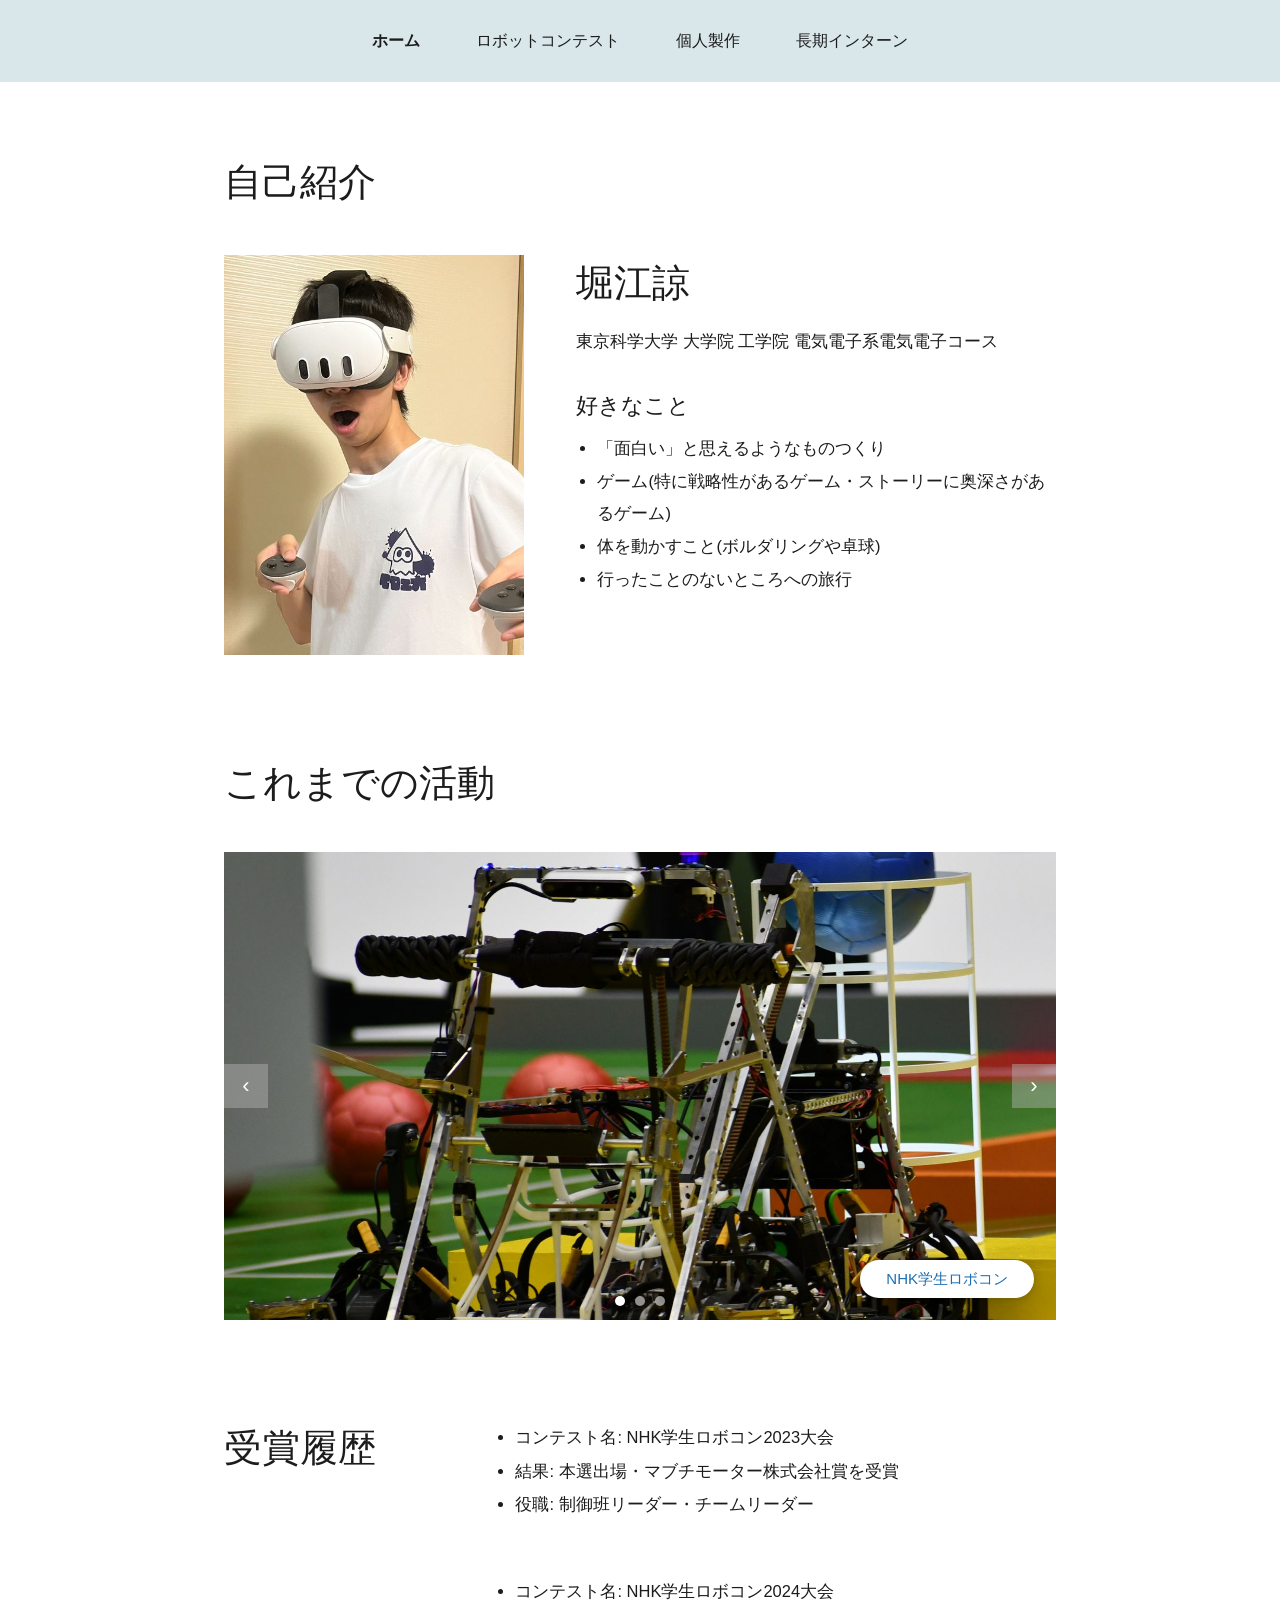
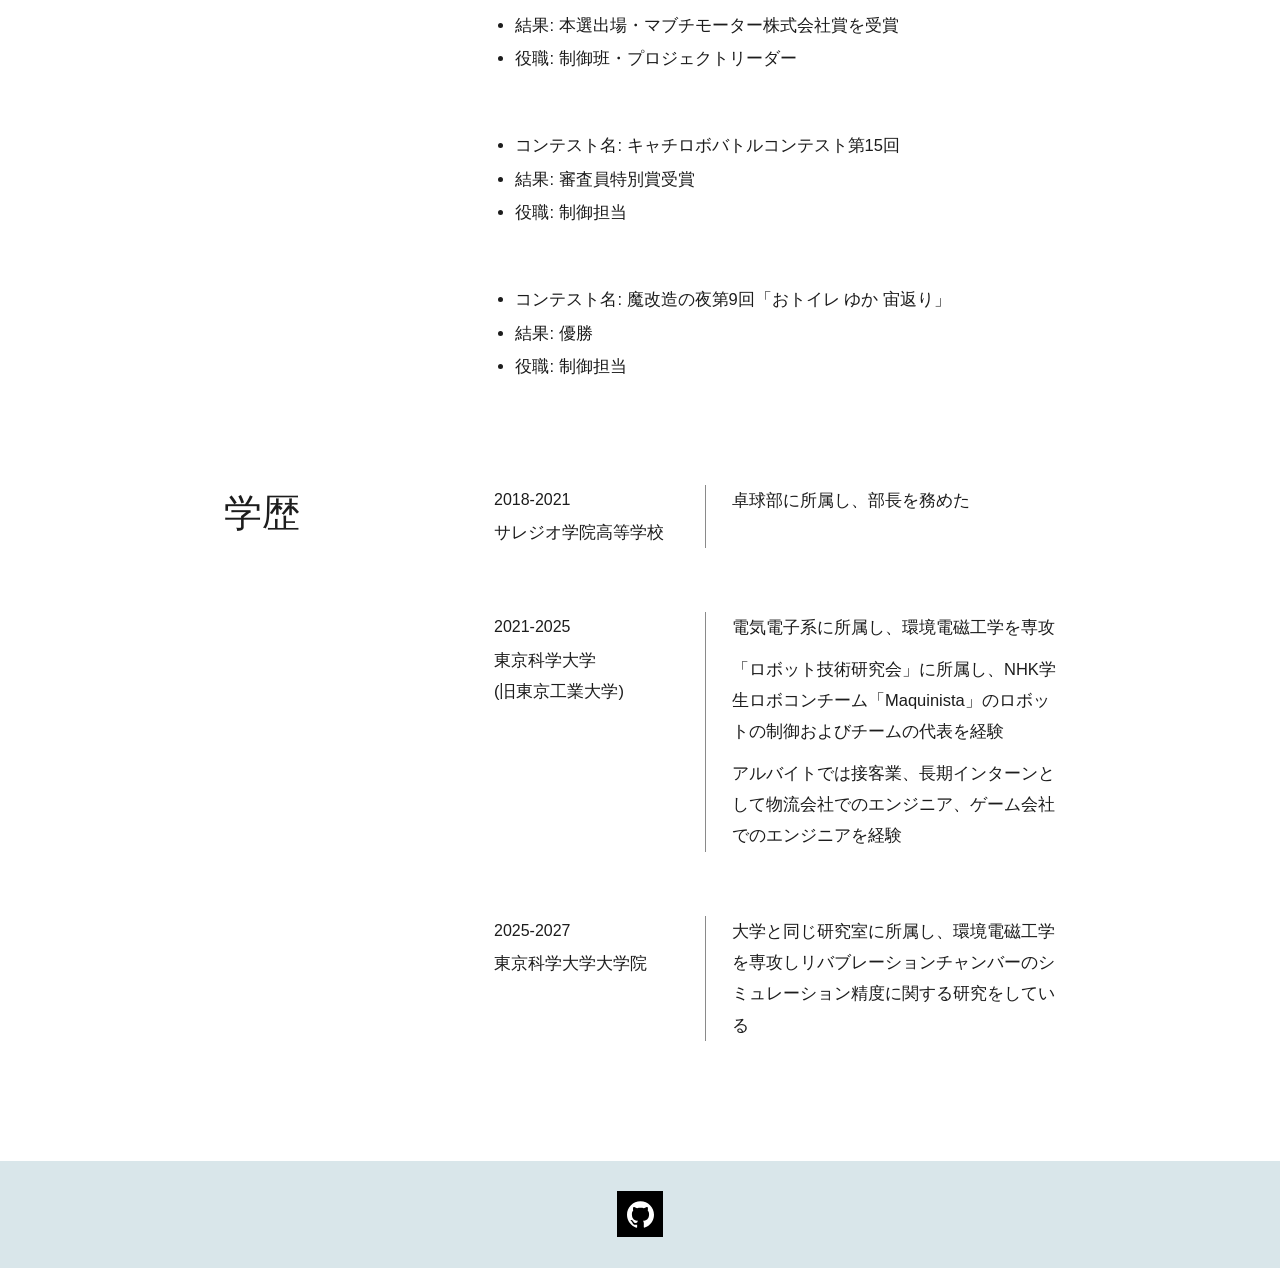
<file: index.html>
<!DOCTYPE html>
<html lang="ja">
<head>
<meta charset="UTF-8">
<meta name="viewport" content="width=device-width, initial-scale=1.0">
<title>ホーム | Ry0py</title>
<meta name="description" content="堀江諒のポートフォリオサイト">
<link rel="stylesheet" href="style.css">
</head>
<body>

<header class="site-header">
  <nav>
    <ul>
      <li><a href="./" class="active">ホーム</a></li>
      <li class="has-dropdown">
        <a href="robot-contest/">ロボットコンテスト</a>
        <div class="dropdown">
          <a href="robot-contest/nhk-robocon/">NHK学生ロボコン</a>
          <a href="robot-contest/catchrobo/">キャチロボコンテスト</a>
        </div>
      </li>
      <li><a href="projects/">個人製作</a></li>
      <li><a href="internship/">長期インターン</a></li>
    </ul>
  </nav>
</header>

<main class="container">

  <section class="block reveal" style="margin-top:72px">
    <h2 class="section-title">自己紹介</h2>
    <div class="hero">
      <img class="hero-photo" src="images/profile.jpg" alt="堀江諒のプロフィール写真">
      <div class="hero-text">
        <h3 class="hero-name">堀江諒</h3>
        <p class="hero-affiliation">東京科学大学 大学院 工学院 電気電子系電気電子コース</p>
        <h4 class="sub-title">好きなこと</h4>
        <ul class="dot">
          <li>「面白い」と思えるようなものつくり</li>
          <li>ゲーム(特に戦略性があるゲーム・ストーリーに奥深さがあるゲーム)</li>
          <li>体を動かすこと(ボルダリングや卓球)</li>
          <li>行ったことのないところへの旅行</li>
        </ul>
      </div>
    </div>
  </section>

  <section class="block reveal">
    <h2 class="section-title">これまでの活動</h2>
    <div class="slideshow">
      <div class="slide">
        <img src="images/nhk-field.jpg" alt="NHK学生ロボコンのロボット">
        <a class="slide-link" href="robot-contest/">NHK学生ロボコン</a>
      </div>
      <div class="slide">
        <img src="images/vr-exhibit.jpg" alt="個人製作の展示の様子">
        <a class="slide-link" href="projects/">個人製作</a>
      </div>
      <div class="slide">
        <img src="images/mesologia.jpg" alt="神託のメソロギア">
        <a class="slide-link" href="internship/">長期インターン</a>
      </div>
      <button class="slide-arrow prev" aria-label="前のスライド">&#8249;</button>
      <button class="slide-arrow next" aria-label="次のスライド">&#8250;</button>
      <div class="slide-dots"></div>
    </div>
  </section>

  <section class="block reveal">
    <div class="two-col">
      <h2 class="section-title">受賞履歴</h2>
      <div>
        <div class="award-group">
          <ul class="dot">
            <li>コンテスト名: NHK学生ロボコン2023大会</li>
            <li>結果: 本選出場・マブチモーター株式会社賞を受賞</li>
            <li>役職: 制御班リーダー・チームリーダー</li>
          </ul>
        </div>
        <div class="award-group">
          <ul class="dot">
            <li>コンテスト名: NHK学生ロボコン2024大会</li>
            <li>結果: 本選出場・マブチモーター株式会社賞を受賞</li>
            <li>役職: 制御班・プロジェクトリーダー</li>
          </ul>
        </div>
        <div class="award-group">
          <ul class="dot">
            <li>コンテスト名: キャチロボバトルコンテスト第15回</li>
            <li>結果: 審査員特別賞受賞</li>
            <li>役職: 制御担当</li>
          </ul>
        </div>
        <div class="award-group">
          <ul class="dot">
            <li>コンテスト名: 魔改造の夜第9回「おトイレ ゆか 宙返り」</li>
            <li>結果: 優勝</li>
            <li>役職: 制御担当</li>
          </ul>
        </div>
      </div>
    </div>
  </section>

  <section class="block reveal">
    <div class="two-col">
      <h2 class="section-title">学歴</h2>
      <div>
        <div class="edu-row">
          <div>
            <div class="edu-period">2018-2021</div>
            <div class="edu-school">サレジオ学院高等学校</div>
          </div>
          <div class="edu-line"></div>
          <div class="edu-desc">
            <p>卓球部に所属し、部長を務めた</p>
          </div>
        </div>
        <div class="edu-row">
          <div>
            <div class="edu-period">2021-2025</div>
            <div class="edu-school">東京科学大学<br>(旧東京工業大学)</div>
          </div>
          <div class="edu-line"></div>
          <div class="edu-desc">
            <p>電気電子系に所属し、環境電磁工学を専攻</p>
            <p>「ロボット技術研究会」に所属し、NHK学生ロボコンチーム「Maquinista」のロボットの制御およびチームの代表を経験</p>
            <p>アルバイトでは接客業、長期インターンとして物流会社でのエンジニア、ゲーム会社でのエンジニアを経験</p>
          </div>
        </div>
        <div class="edu-row">
          <div>
            <div class="edu-period">2025-2027</div>
            <div class="edu-school">東京科学大学大学院</div>
          </div>
          <div class="edu-line"></div>
          <div class="edu-desc">
            <p>大学と同じ研究室に所属し、環境電磁工学を専攻しリバブレーションチャンバーのシミュレーション精度に関する研究をしている</p>
          </div>
        </div>
      </div>
    </div>
  </section>

</main>

<footer class="site-footer">
  <a class="gh-link" href="https://github.com/ry0py" target="_blank" rel="noopener" aria-label="GitHub">
    <img src="images/github.svg" alt="GitHub">
  </a>
</footer>

<script src="script.js"></script>
</body>
</html>
</file>
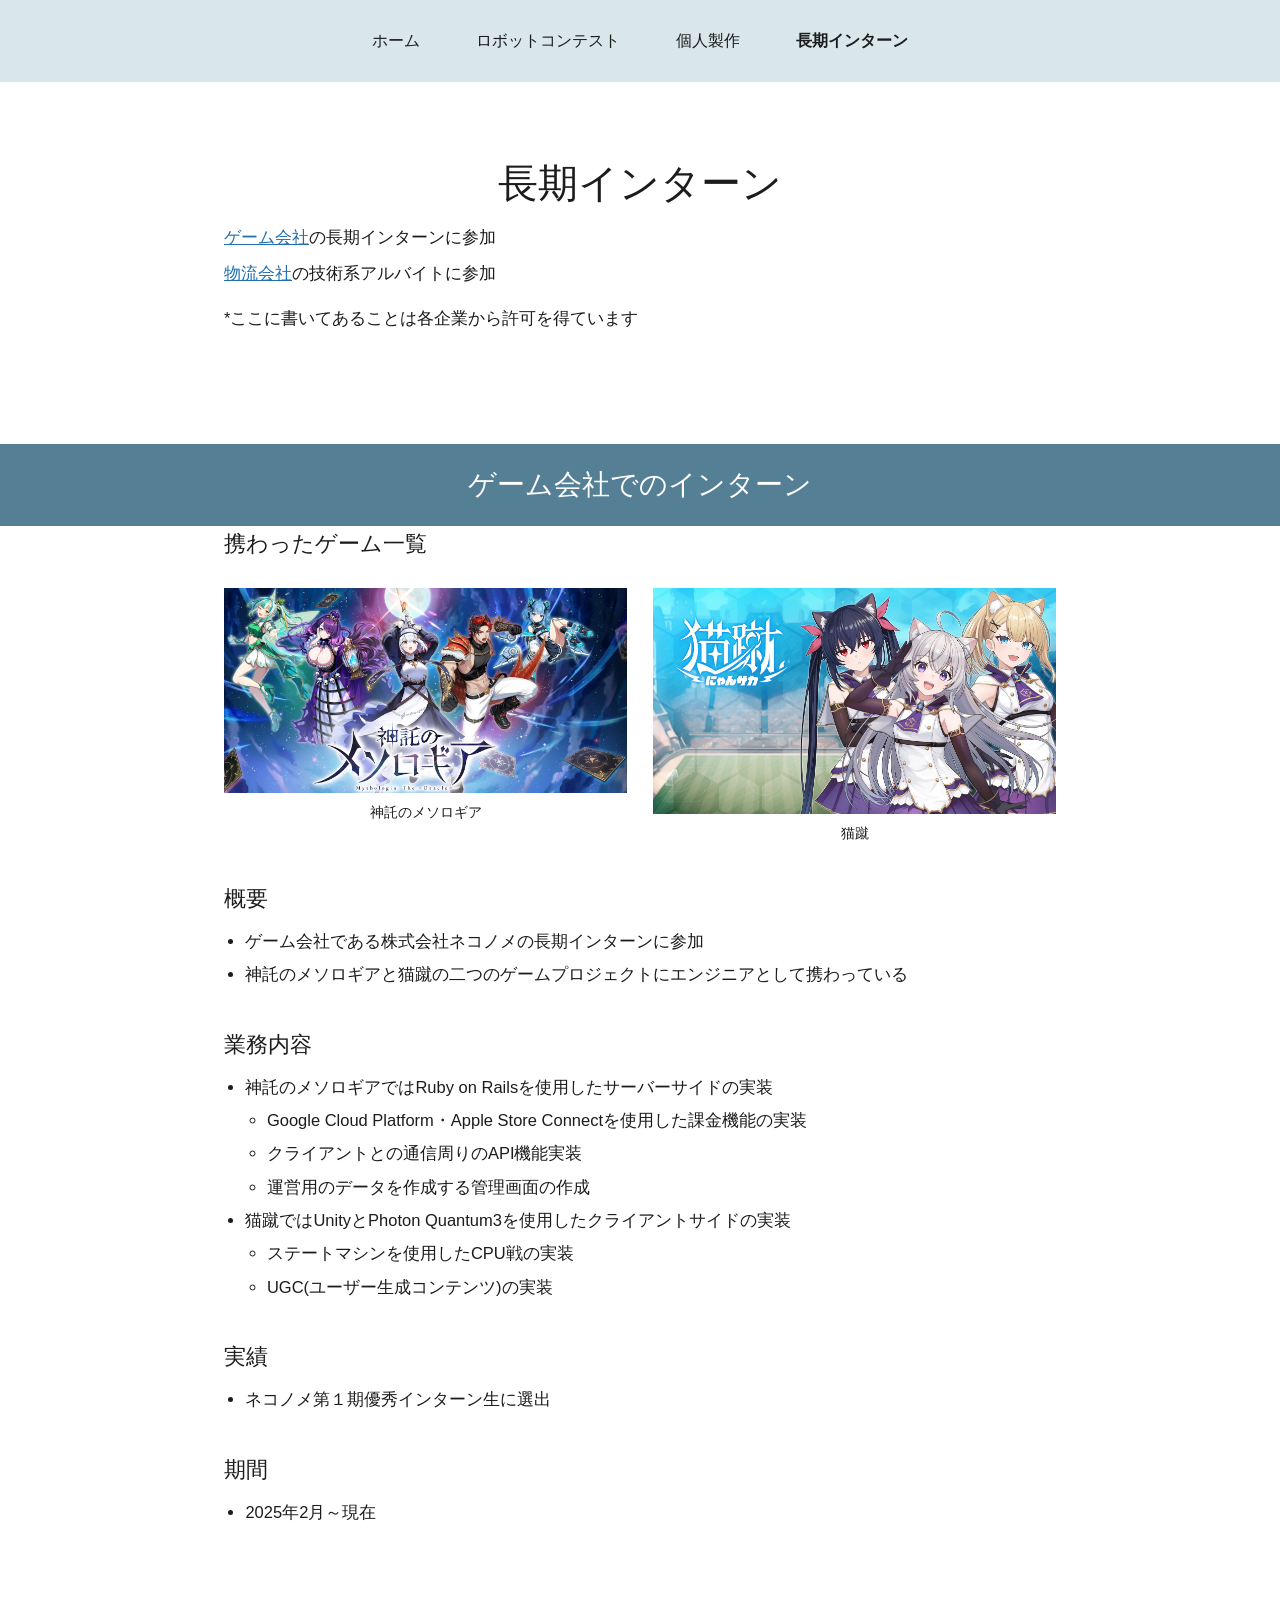
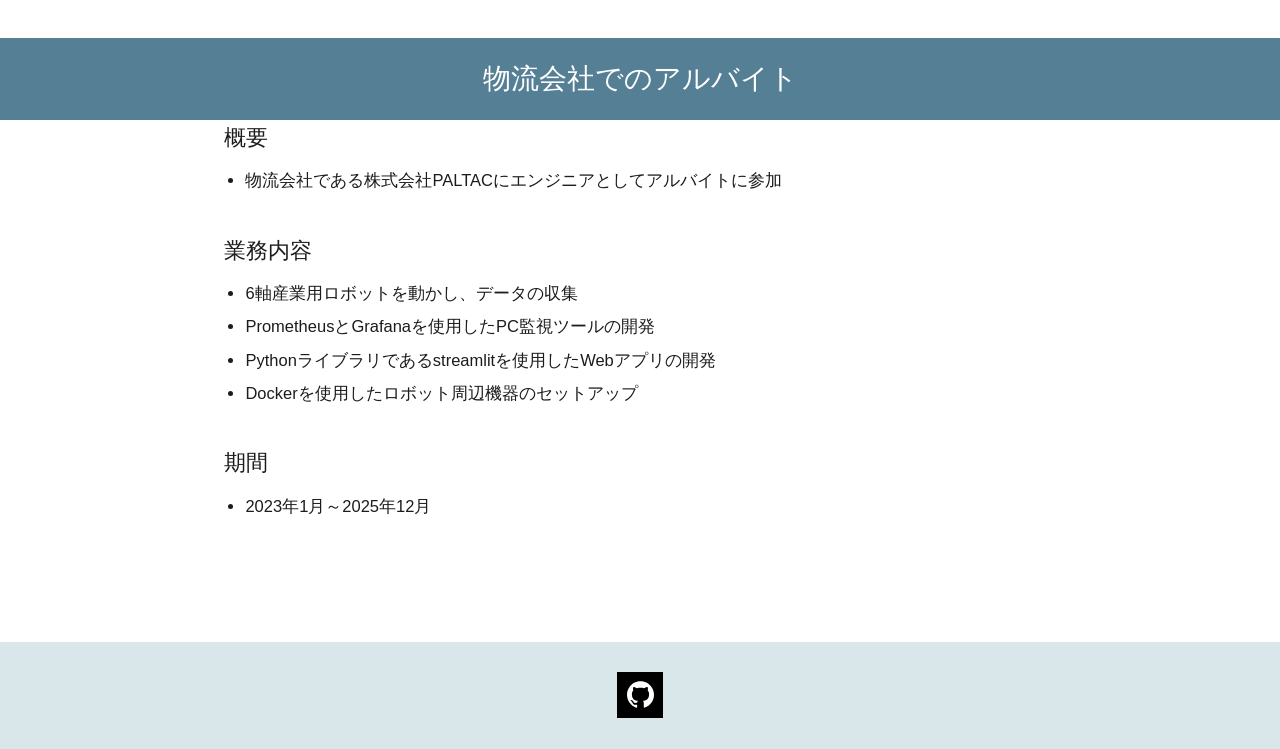
<file: internship/index.html>
<!DOCTYPE html>
<html lang="ja">
<head>
<meta charset="UTF-8">
<meta name="viewport" content="width=device-width, initial-scale=1.0">
<title>長期インターン | Ry0py</title>
<meta name="description" content="堀江諒の長期インターン・アルバイト経験">
<link rel="stylesheet" href="../style.css">
</head>
<body>

<header class="site-header">
  <nav>
    <ul>
      <li><a href="../">ホーム</a></li>
      <li class="has-dropdown">
        <a href="../robot-contest/">ロボットコンテスト</a>
        <div class="dropdown">
          <a href="../robot-contest/nhk-robocon/">NHK学生ロボコン</a>
          <a href="../robot-contest/catchrobo/">キャチロボコンテスト</a>
        </div>
      </li>
      <li><a href="../projects/">個人製作</a></li>
      <li><a href="./" class="active">長期インターン</a></li>
    </ul>
  </nav>
</header>

<main>
  <div class="container">
    <h1 class="page-title">長期インターン</h1>
    <div class="reveal">
      <p style="margin:4px 0"><a href="#game">ゲーム会社</a>の長期インターンに参加</p>
      <p style="margin:4px 0"><a href="#logistics">物流会社</a>の技術系アルバイトに参加</p>
      <p style="margin:14px 0 0">*ここに書いてあることは各企業から許可を得ています</p>
    </div>
  </div>

  <div class="band-title" id="game"><div class="container"><h2>ゲーム会社でのインターン</h2></div></div>
  <div class="container reveal">
    <h3 class="sub-title">携わったゲーム一覧</h3>
    <div class="figure-row">
      <figure>
        <img src="../images/mesologia.jpg" alt="神託のメソロギア">
        <figcaption>神託のメソロギア</figcaption>
      </figure>
      <figure>
        <img src="../images/nyansaka.jpg" alt="猫蹴">
        <figcaption>猫蹴</figcaption>
      </figure>
    </div>

    <h3 class="sub-title">概要</h3>
    <ul class="dot">
      <li>ゲーム会社である株式会社ネコノメの長期インターンに参加</li>
      <li>神託のメソロギアと猫蹴の二つのゲームプロジェクトにエンジニアとして携わっている</li>
    </ul>

    <h3 class="sub-title">業務内容</h3>
    <ul class="dot">
      <li>神託のメソロギアではRuby on Railsを使用したサーバーサイドの実装
        <ul>
          <li>Google Cloud Platform・Apple Store Connectを使用した課金機能の実装</li>
          <li>クライアントとの通信周りのAPI機能実装</li>
          <li>運営用のデータを作成する管理画面の作成</li>
        </ul>
      </li>
      <li>猫蹴ではUnityとPhoton Quantum3を使用したクライアントサイドの実装
        <ul>
          <li>ステートマシンを使用したCPU戦の実装</li>
          <li>UGC(ユーザー生成コンテンツ)の実装</li>
        </ul>
      </li>
    </ul>

    <h3 class="sub-title">実績</h3>
    <ul class="dot">
      <li>ネコノメ第１期優秀インターン生に選出</li>
    </ul>

    <h3 class="sub-title">期間</h3>
    <ul class="dot">
      <li>2025年2月～現在</li>
    </ul>
  </div>

  <div class="band-title" id="logistics"><div class="container"><h2>物流会社でのアルバイト</h2></div></div>
  <div class="container reveal">
    <h3 class="sub-title">概要</h3>
    <ul class="dot">
      <li>物流会社である株式会社PALTACにエンジニアとしてアルバイトに参加</li>
    </ul>

    <h3 class="sub-title">業務内容</h3>
    <ul class="dot">
      <li>6軸産業用ロボットを動かし、データの収集</li>
      <li>PrometheusとGrafanaを使用したPC監視ツールの開発</li>
      <li>Pythonライブラリであるstreamlitを使用したWebアプリの開発</li>
      <li>Dockerを使用したロボット周辺機器のセットアップ</li>
    </ul>

    <h3 class="sub-title">期間</h3>
    <ul class="dot">
      <li>2023年1月～2025年12月</li>
    </ul>
  </div>
</main>

<footer class="site-footer">
  <a class="gh-link" href="https://github.com/ry0py" target="_blank" rel="noopener" aria-label="GitHub">
    <img src="../images/github.svg" alt="GitHub">
  </a>
</footer>

<script src="../script.js"></script>
</body>
</html>
</file>
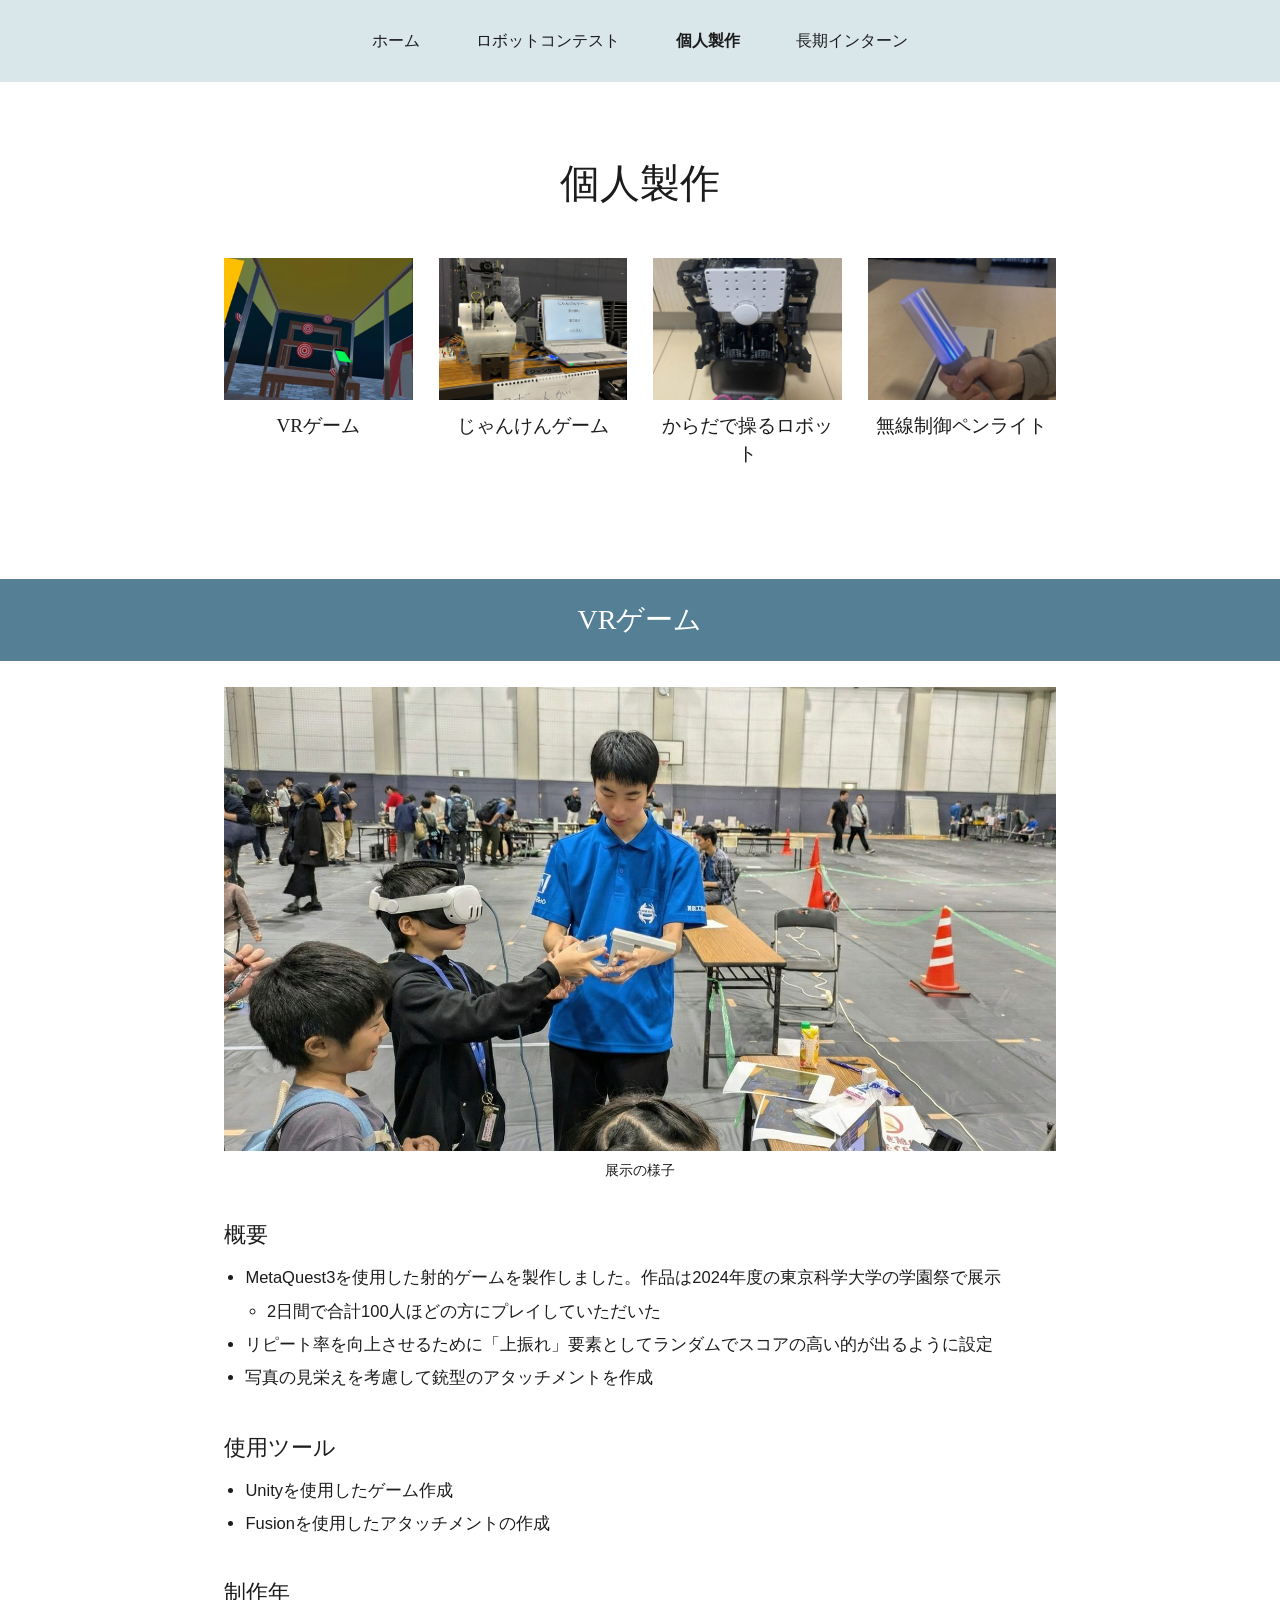
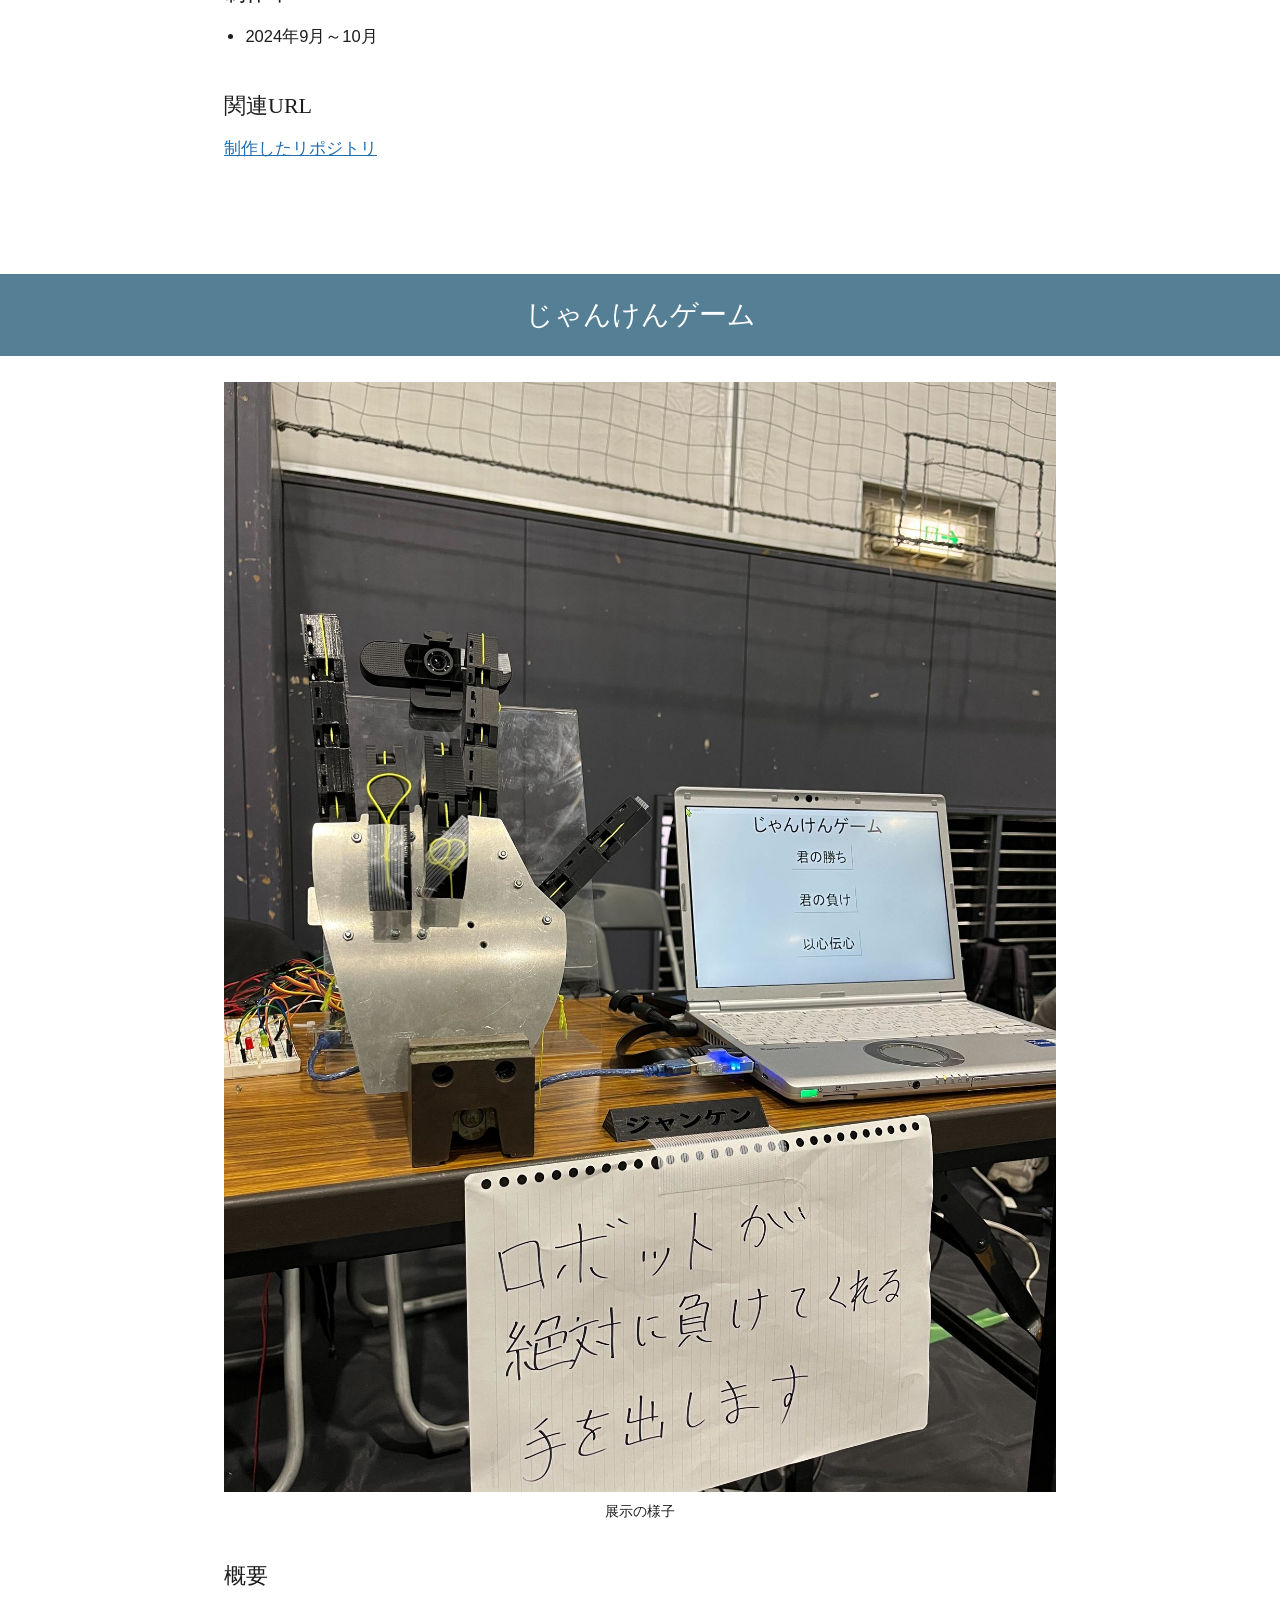
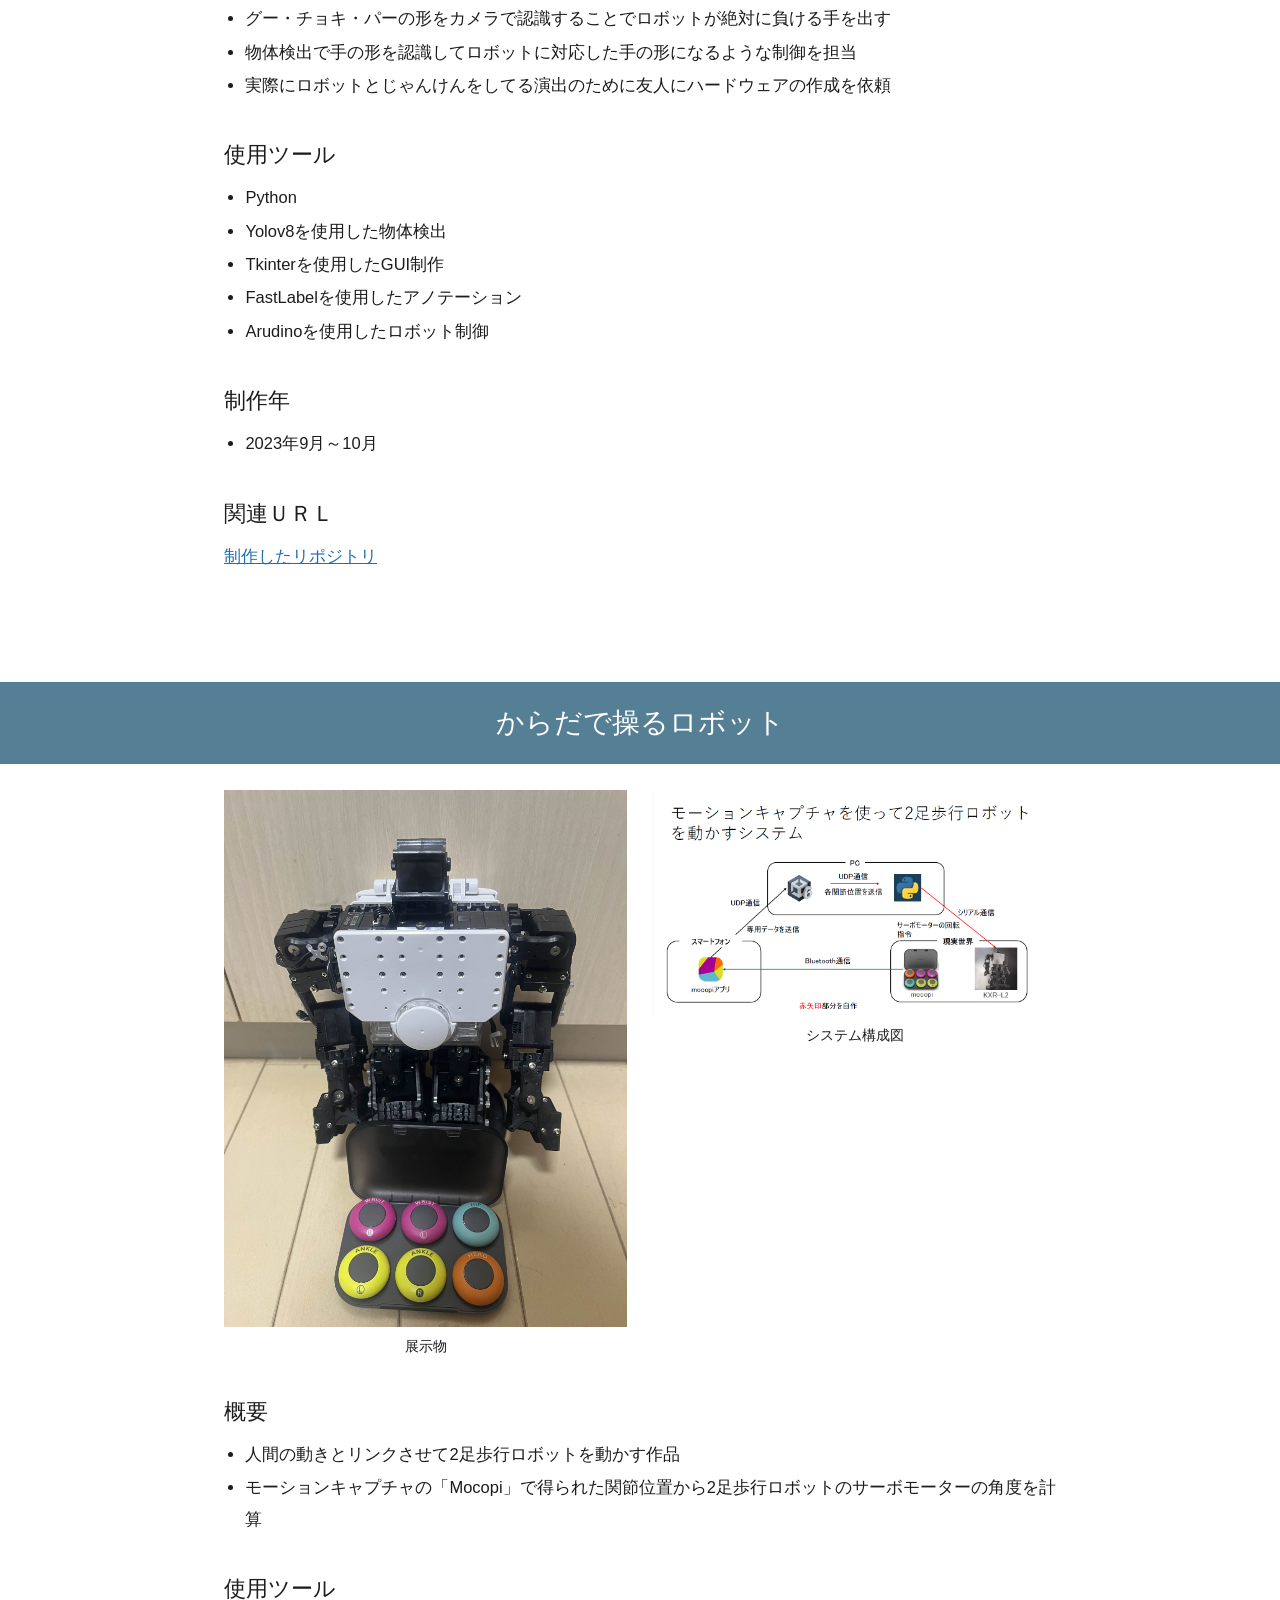
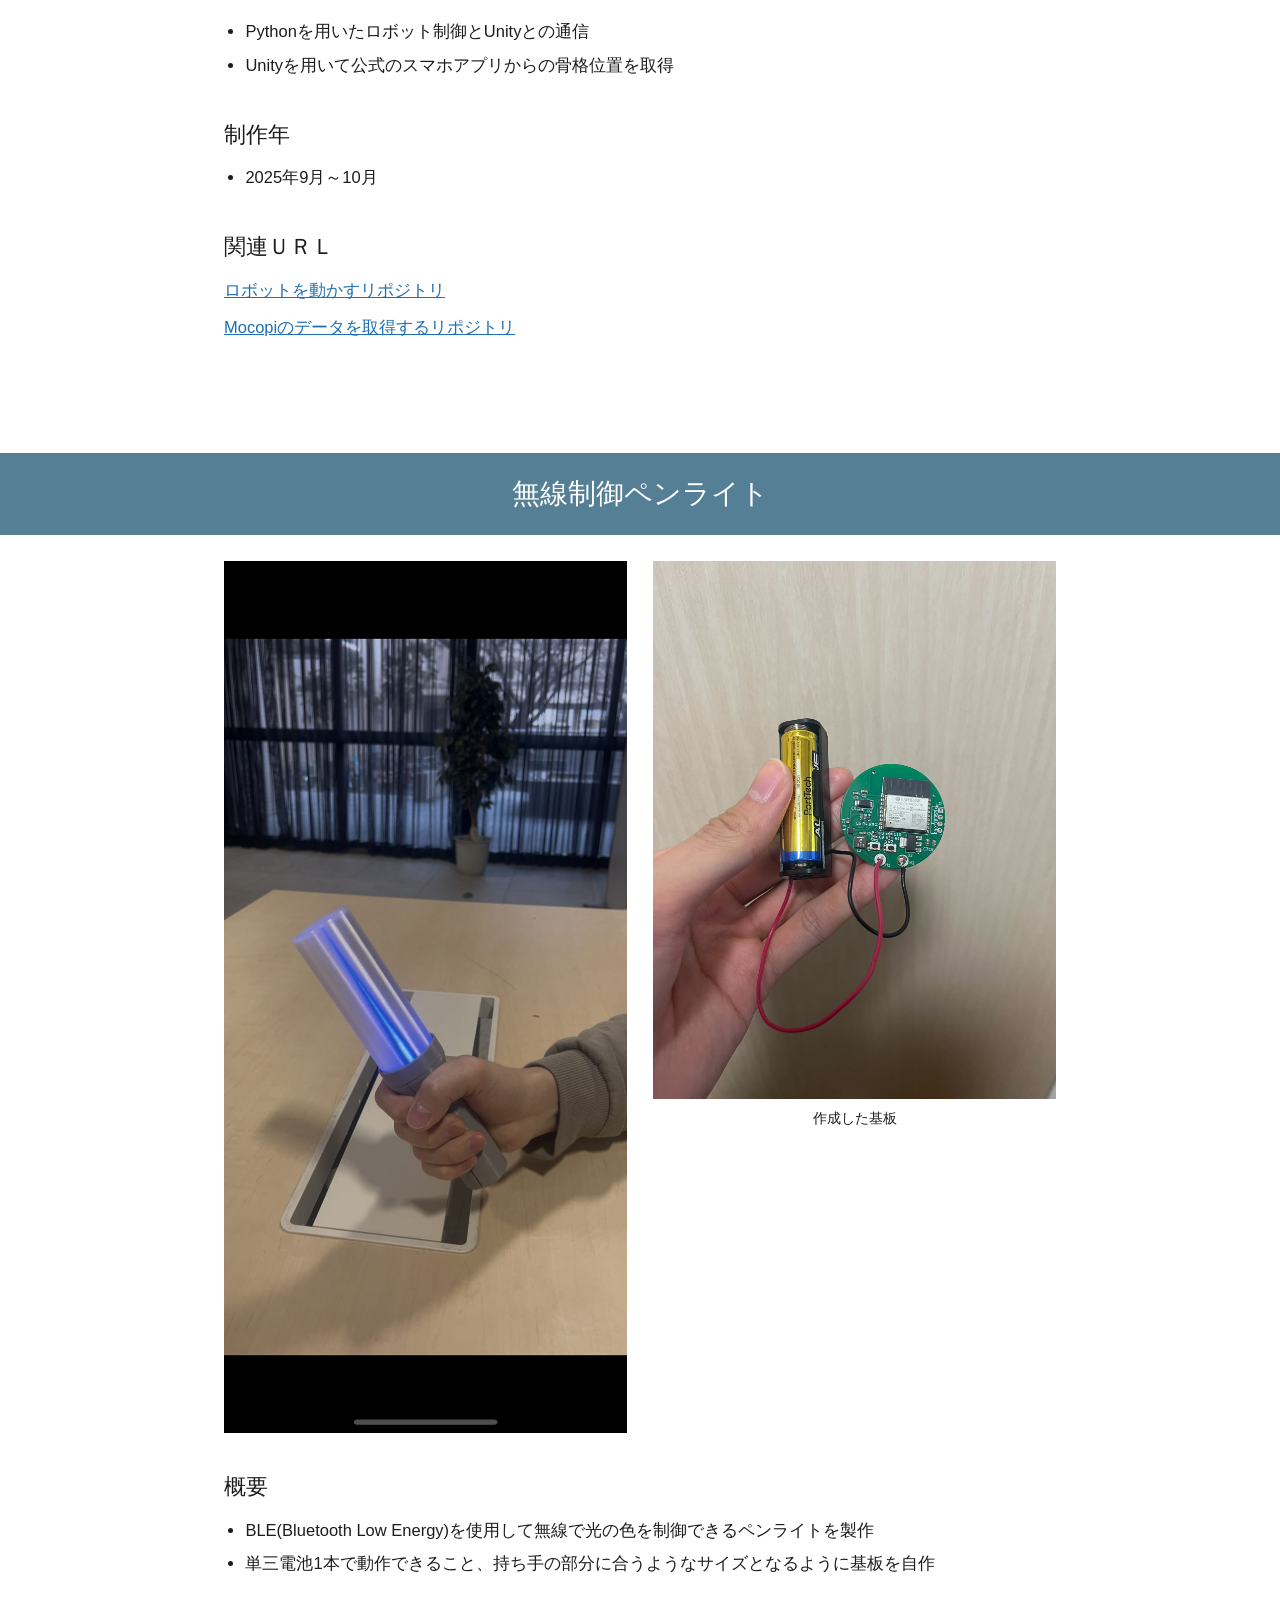
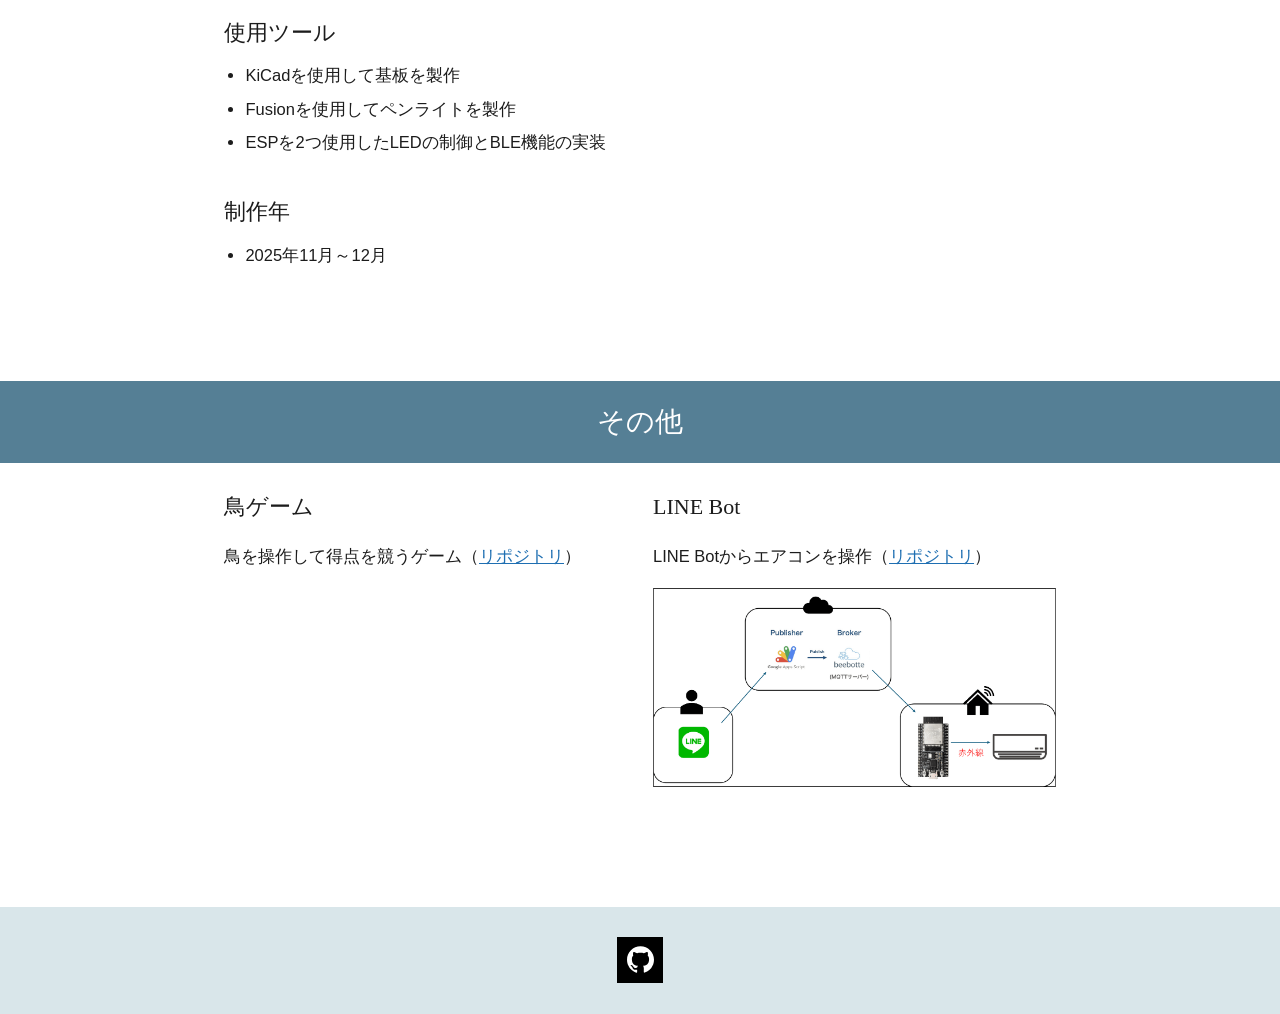
<file: projects/index.html>
<!DOCTYPE html>
<html lang="ja">
<head>
<meta charset="UTF-8">
<meta name="viewport" content="width=device-width, initial-scale=1.0">
<title>個人製作 | Ry0py</title>
<meta name="description" content="堀江諒の個人製作作品">
<link rel="stylesheet" href="../style.css">
</head>
<body>

<header class="site-header">
  <nav>
    <ul>
      <li><a href="../">ホーム</a></li>
      <li class="has-dropdown">
        <a href="../robot-contest/">ロボットコンテスト</a>
        <div class="dropdown">
          <a href="../robot-contest/nhk-robocon/">NHK学生ロボコン</a>
          <a href="../robot-contest/catchrobo/">キャチロボコンテスト</a>
        </div>
      </li>
      <li><a href="./" class="active">個人製作</a></li>
      <li><a href="../internship/">長期インターン</a></li>
    </ul>
  </nav>
</header>

<main>
  <div class="container">
    <h1 class="page-title">個人製作</h1>
    <div class="cards reveal">
      <a class="card" href="#vr">
        <img src="../images/proj-vr.png" alt="VRゲーム">
        <span>VRゲーム</span>
      </a>
      <a class="card" href="#janken">
        <img src="../images/proj-janken.jpg" alt="じゃんけんゲーム">
        <span>じゃんけんゲーム</span>
      </a>
      <a class="card" href="#body">
        <img src="../images/proj-body.jpg" alt="からだで操るロボット">
        <span>からだで操るロボット</span>
      </a>
      <a class="card" href="#penlight">
        <img src="../images/penlight-hand.jpg" alt="無線制御ペンライト">
        <span>無線制御ペンライト</span>
      </a>
    </div>
  </div>

  <div class="band-title" id="vr"><div class="container"><h2>VRゲーム</h2></div></div>
  <div class="container reveal">
    <figure style="margin-top:26px">
      <img src="../images/vr-exhibit.jpg" alt="VRゲームの展示の様子">
      <figcaption>展示の様子</figcaption>
    </figure>

    <h3 class="sub-title">概要</h3>
    <ul class="dot">
      <li>MetaQuest3を使用した射的ゲームを製作しました。作品は2024年度の東京科学大学の学園祭で展示
        <ul>
          <li>2日間で合計100人ほどの方にプレイしていただいた</li>
        </ul>
      </li>
      <li>リピート率を向上させるために「上振れ」要素としてランダムでスコアの高い的が出るように設定</li>
      <li>写真の見栄えを考慮して銃型のアタッチメントを作成</li>
    </ul>

    <h3 class="sub-title">使用ツール</h3>
    <ul class="dot">
      <li>Unityを使用したゲーム作成</li>
      <li>Fusionを使用したアタッチメントの作成</li>
    </ul>

    <h3 class="sub-title">制作年</h3>
    <ul class="dot">
      <li>2024年9月～10月</li>
    </ul>

    <h3 class="sub-title">関連URL</h3>
    <ul class="link-list">
      <li><a href="https://github.com/ry0py/ShootingGallery" target="_blank" rel="noopener">制作したリポジトリ</a></li>
    </ul>
  </div>

  <div class="band-title" id="janken"><div class="container"><h2>じゃんけんゲーム</h2></div></div>
  <div class="container reveal">
    <figure style="margin-top:26px">
      <img src="../images/proj-janken.jpg" alt="じゃんけんゲームの展示の様子">
      <figcaption>展示の様子</figcaption>
    </figure>

    <h3 class="sub-title">概要</h3>
    <ul class="dot">
      <li>グー・チョキ・パーの形をカメラで認識することでロボットが絶対に負ける手を出す</li>
      <li>物体検出で手の形を認識してロボットに対応した手の形になるような制御を担当</li>
      <li>実際にロボットとじゃんけんをしてる演出のために友人にハードウェアの作成を依頼</li>
    </ul>

    <h3 class="sub-title">使用ツール</h3>
    <ul class="dot">
      <li>Python</li>
      <li>Yolov8を使用した物体検出</li>
      <li>Tkinterを使用したGUI制作</li>
      <li>FastLabelを使用したアノテーション</li>
      <li>Arudinoを使用したロボット制御</li>
    </ul>

    <h3 class="sub-title">制作年</h3>
    <ul class="dot">
      <li>2023年9月～10月</li>
    </ul>

    <h3 class="sub-title">関連ＵＲＬ</h3>
    <ul class="link-list">
      <li><a href="https://github.com/ry0py/view_hand" target="_blank" rel="noopener">制作したリポジトリ</a></li>
    </ul>
  </div>

  <div class="band-title" id="body"><div class="container"><h2>からだで操るロボット</h2></div></div>
  <div class="container reveal">
    <div class="figure-row">
      <figure>
        <img src="../images/proj-body.jpg" alt="二足歩行ロボット">
        <figcaption>展示物</figcaption>
      </figure>
      <figure>
        <img src="../images/body-diagram.png" alt="システム構成図">
        <figcaption>システム構成図</figcaption>
      </figure>
    </div>

    <h3 class="sub-title">概要</h3>
    <ul class="dot">
      <li>人間の動きとリンクさせて2足歩行ロボットを動かす作品</li>
      <li>モーションキャプチャの「Mocopi」で得られた関節位置から2足歩行ロボットのサーボモーターの角度を計算</li>
    </ul>

    <h3 class="sub-title">使用ツール</h3>
    <ul class="dot">
      <li>Pythonを用いたロボット制御とUnityとの通信</li>
      <li>Unityを用いて公式のスマホアプリからの骨格位置を取得</li>
    </ul>

    <h3 class="sub-title">制作年</h3>
    <ul class="dot">
      <li>2025年9月～10月</li>
    </ul>

    <h3 class="sub-title">関連ＵＲＬ</h3>
    <ul class="link-list">
      <li><a href="https://github.com/ry0py/kxr_motion_capture" target="_blank" rel="noopener">ロボットを動かすリポジトリ</a></li>
      <li><a href="https://github.com/ry0py/MocpiHumanoidRobot" target="_blank" rel="noopener">Mocopiのデータを取得するリポジトリ</a></li>
    </ul>
  </div>

  <div class="band-title" id="penlight"><div class="container"><h2>無線制御ペンライト</h2></div></div>
  <div class="container reveal">
    <div class="figure-row">
      <figure>
        <img src="../images/penlight-hand.jpg" alt="無線制御ペンライト">
      </figure>
      <figure>
        <img src="../images/penlight-board.jpg" alt="作成した基板">
        <figcaption>作成した基板</figcaption>
      </figure>
    </div>

    <h3 class="sub-title">概要</h3>
    <ul class="dot">
      <li>BLE(Bluetooth Low Energy)を使用して無線で光の色を制御できるペンライトを製作</li>
      <li>単三電池1本で動作できること、持ち手の部分に合うようなサイズとなるように基板を自作</li>
    </ul>

    <h3 class="sub-title">使用ツール</h3>
    <ul class="dot">
      <li>KiCadを使用して基板を製作</li>
      <li>Fusionを使用してペンライトを製作</li>
      <li>ESPを2つ使用したLEDの制御とBLE機能の実装</li>
    </ul>

    <h3 class="sub-title">制作年</h3>
    <ul class="dot">
      <li>2025年11月～12月</li>
    </ul>
  </div>

  <div class="band-title"><div class="container"><h2>その他</h2></div></div>
  <div class="container reveal">
    <div class="figure-row" style="align-items:start">
      <div>
        <h3 class="sub-title">鳥ゲーム</h3>
        <p>鳥を操作して得点を競うゲーム（<a href="https://github.com/ry0py/bird_game_unity" target="_blank" rel="noopener">リポジトリ</a>）</p>
      </div>
      <div>
        <h3 class="sub-title">LINE Bot</h3>
        <p>LINE Botからエアコンを操作（<a href="https://github.com/ry0py/ac_master" target="_blank" rel="noopener">リポジトリ</a>）</p>
        <figure>
          <img src="../images/line-bot.png" alt="LINE Botのシステム構成図">
        </figure>
      </div>
    </div>
  </div>
</main>

<footer class="site-footer">
  <a class="gh-link" href="https://github.com/ry0py" target="_blank" rel="noopener" aria-label="GitHub">
    <img src="../images/github.svg" alt="GitHub">
  </a>
</footer>

<script src="../script.js"></script>
</body>
</html>
</file>
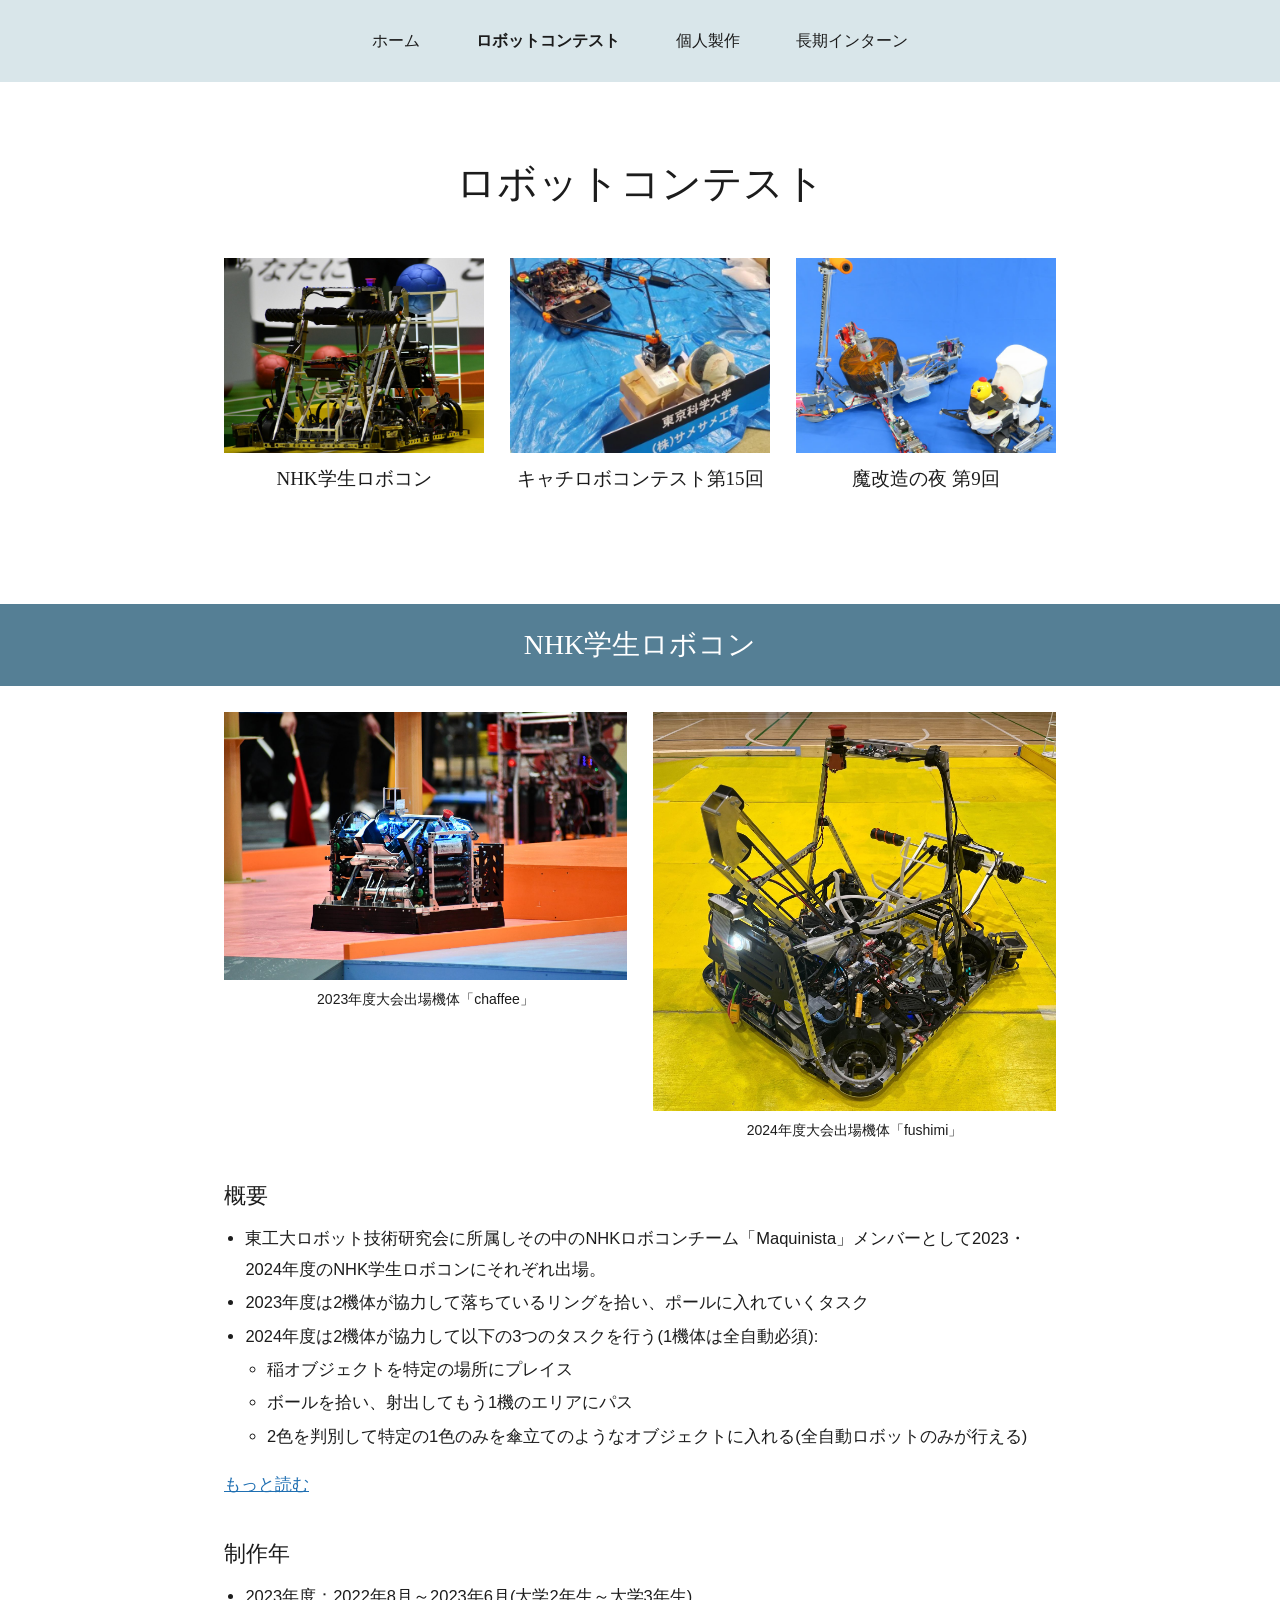
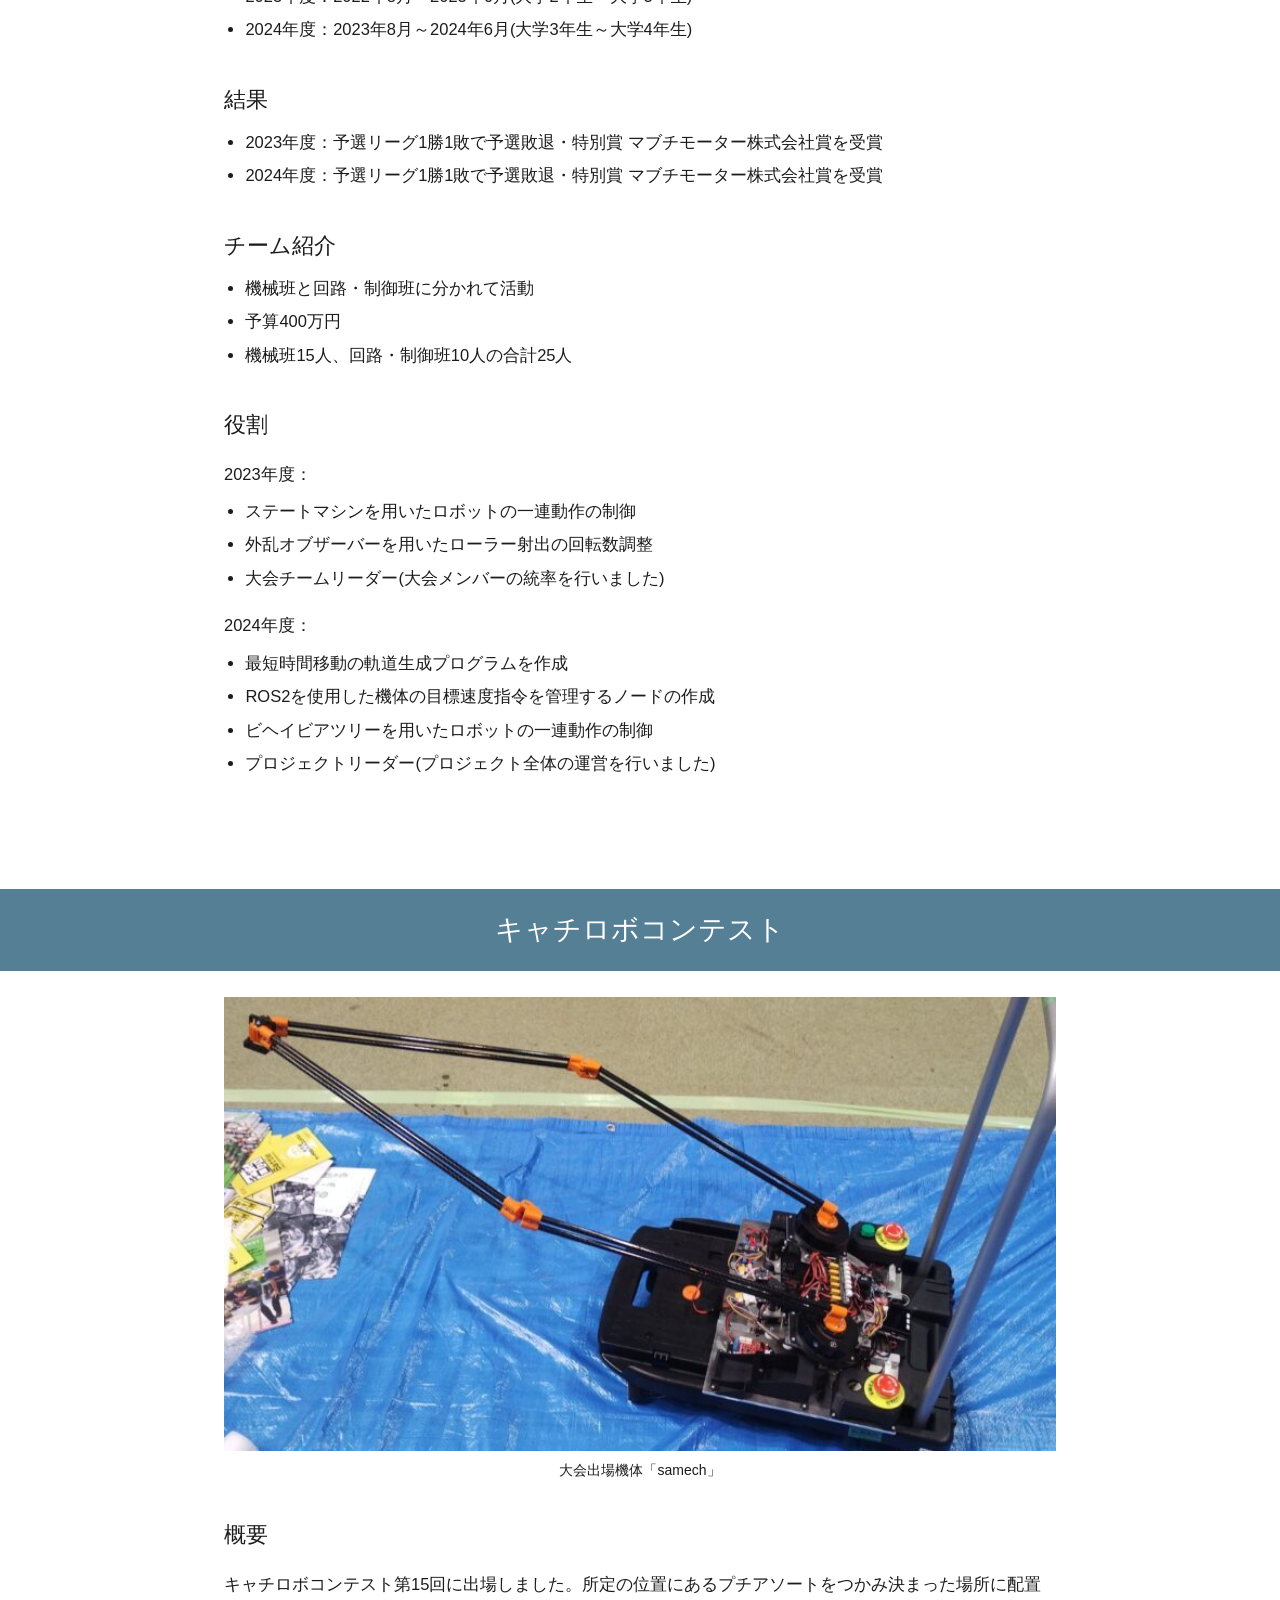
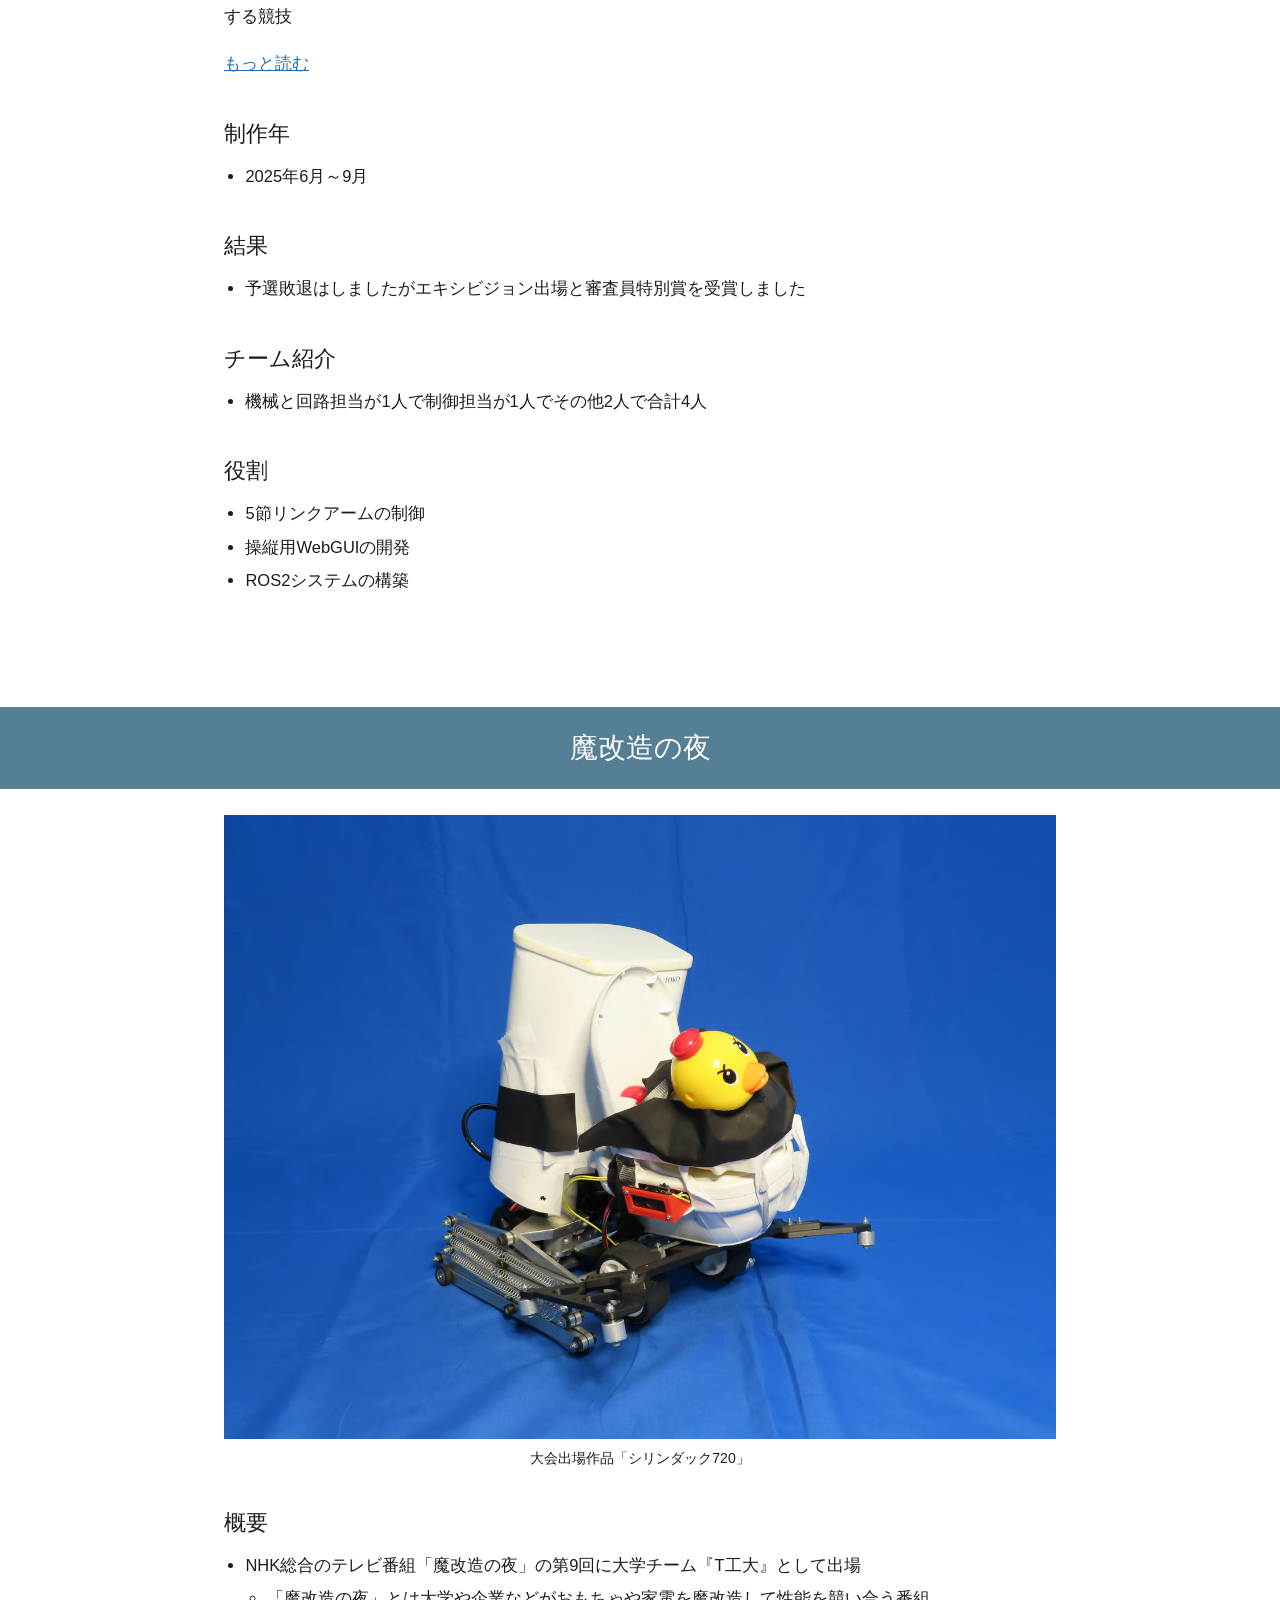
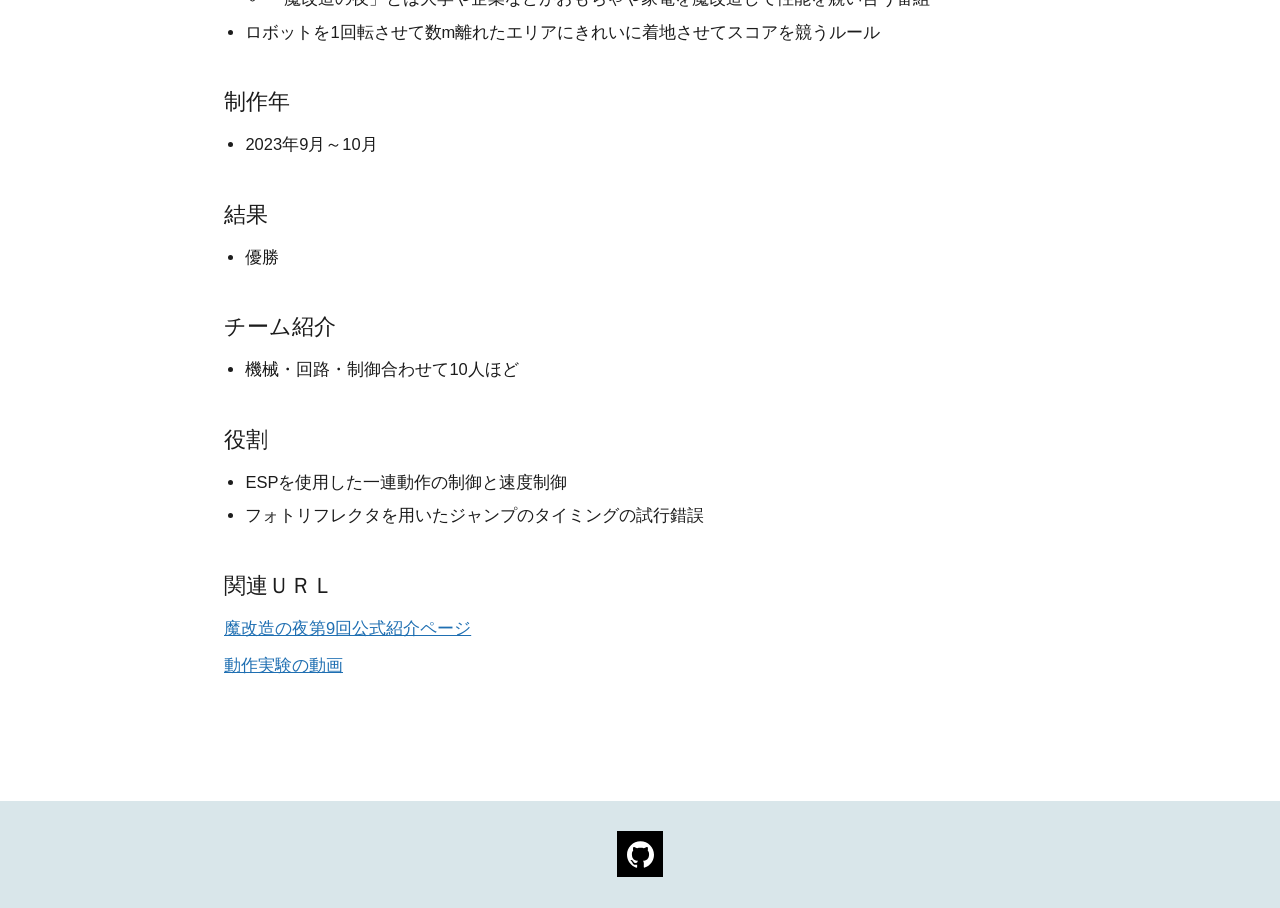
<file: robot-contest/index.html>
<!DOCTYPE html>
<html lang="ja">
<head>
<meta charset="UTF-8">
<meta name="viewport" content="width=device-width, initial-scale=1.0">
<title>ロボットコンテスト | Ry0py</title>
<meta name="description" content="堀江諒のロボットコンテスト参加記録">
<link rel="stylesheet" href="../style.css">
</head>
<body>

<header class="site-header">
  <nav>
    <ul>
      <li><a href="../">ホーム</a></li>
      <li class="has-dropdown">
        <a href="./" class="active">ロボットコンテスト</a>
        <div class="dropdown">
          <a href="nhk-robocon/">NHK学生ロボコン</a>
          <a href="catchrobo/">キャチロボコンテスト</a>
        </div>
      </li>
      <li><a href="../projects/">個人製作</a></li>
      <li><a href="../internship/">長期インターン</a></li>
    </ul>
  </nav>
</header>

<main>
  <div class="container">
    <h1 class="page-title">ロボットコンテスト</h1>
    <div class="cards reveal">
      <a class="card" href="#nhk">
        <img src="../images/nhk-field.jpg" alt="NHK学生ロボコン出場ロボット">
        <span>NHK学生ロボコン</span>
      </a>
      <a class="card" href="#catchrobo">
        <img src="../images/card-catch.jpg" alt="キャチロボコンテスト出場機体">
        <span>キャチロボコンテスト第15回</span>
      </a>
      <a class="card" href="#makaizo">
        <img src="../images/card-makaizo.jpg" alt="魔改造の夜の作品">
        <span>魔改造の夜 第9回</span>
      </a>
    </div>
  </div>

  <div class="band-title" id="nhk"><div class="container"><h2>NHK学生ロボコン</h2></div></div>
  <div class="container reveal">
    <div class="figure-row">
      <figure>
        <img src="../images/chaffee.jpg" alt="2023年度大会出場機体 chaffee">
        <figcaption>2023年度大会出場機体「chaffee」</figcaption>
      </figure>
      <figure>
        <img src="../images/fushimi.jpg" alt="2024年度大会出場機体 fushimi">
        <figcaption>2024年度大会出場機体「fushimi」</figcaption>
      </figure>
    </div>

    <h3 class="sub-title">概要</h3>
    <ul class="dot">
      <li>東工大ロボット技術研究会に所属しその中のNHKロボコンチーム「Maquinista」メンバーとして2023・2024年度のNHK学生ロボコンにそれぞれ出場。</li>
      <li>2023年度は2機体が協力して落ちているリングを拾い、ポールに入れていくタスク</li>
      <li>2024年度は2機体が協力して以下の3つのタスクを行う(1機体は全自動必須):
        <ul>
          <li>稲オブジェクトを特定の場所にプレイス</li>
          <li>ボールを拾い、射出してもう1機のエリアにパス</li>
          <li>2色を判別して特定の1色のみを傘立てのようなオブジェクトに入れる(全自動ロボットのみが行える)</li>
        </ul>
      </li>
    </ul>
    <p><a href="nhk-robocon/">もっと読む</a></p>

    <h3 class="sub-title">制作年</h3>
    <ul class="dot">
      <li>2023年度：2022年8月～2023年6月(大学2年生～大学3年生)</li>
      <li>2024年度：2023年8月～2024年6月(大学3年生～大学4年生)</li>
    </ul>

    <h3 class="sub-title">結果</h3>
    <ul class="dot">
      <li>2023年度：予選リーグ1勝1敗で予選敗退・特別賞 マブチモーター株式会社賞を受賞</li>
      <li>2024年度：予選リーグ1勝1敗で予選敗退・特別賞 マブチモーター株式会社賞を受賞</li>
    </ul>

    <h3 class="sub-title">チーム紹介</h3>
    <ul class="dot">
      <li>機械班と回路・制御班に分かれて活動</li>
      <li>予算400万円</li>
      <li>機械班15人、回路・制御班10人の合計25人</li>
    </ul>

    <h3 class="sub-title">役割</h3>
    <p style="margin-bottom:4px">2023年度：</p>
    <ul class="dot">
      <li>ステートマシンを用いたロボットの一連動作の制御</li>
      <li>外乱オブザーバーを用いたローラー射出の回転数調整</li>
      <li>大会チームリーダー(大会メンバーの統率を行いました)</li>
    </ul>
    <p style="margin-bottom:4px">2024年度：</p>
    <ul class="dot">
      <li>最短時間移動の軌道生成プログラムを作成</li>
      <li>ROS2を使用した機体の目標速度指令を管理するノードの作成</li>
      <li>ビヘイビアツリーを用いたロボットの一連動作の制御</li>
      <li>プロジェクトリーダー(プロジェクト全体の運営を行いました)</li>
    </ul>
  </div>

  <div class="band-title" id="catchrobo"><div class="container"><h2>キャチロボコンテスト</h2></div></div>
  <div class="container reveal">
    <figure style="margin-top:26px">
      <img src="../images/samech.jpg" alt="大会出場機体 samech">
      <figcaption>大会出場機体「samech」</figcaption>
    </figure>

    <h3 class="sub-title">概要</h3>
    <p>キャチロボコンテスト第15回に出場しました。所定の位置にあるプチアソートをつかみ決まった場所に配置する競技</p>
    <p><a href="catchrobo/">もっと読む</a></p>

    <h3 class="sub-title">制作年</h3>
    <ul class="dot">
      <li>2025年6月～9月</li>
    </ul>

    <h3 class="sub-title">結果</h3>
    <ul class="dot">
      <li>予選敗退はしましたがエキシビジョン出場と審査員特別賞を受賞しました</li>
    </ul>

    <h3 class="sub-title">チーム紹介</h3>
    <ul class="dot">
      <li>機械と回路担当が1人で制御担当が1人でその他2人で合計4人</li>
    </ul>

    <h3 class="sub-title">役割</h3>
    <ul class="dot">
      <li>5節リンクアームの制御</li>
      <li>操縦用WebGUIの開発</li>
      <li>ROS2システムの構築</li>
    </ul>
  </div>

  <div class="band-title" id="makaizo"><div class="container"><h2>魔改造の夜</h2></div></div>
  <div class="container reveal">
    <figure style="margin-top:26px">
      <img src="../images/cinderduck.avif" alt="大会出場作品 シリンダック720">
      <figcaption>大会出場作品「シリンダック720」</figcaption>
    </figure>

    <h3 class="sub-title">概要</h3>
    <ul class="dot">
      <li>NHK総合のテレビ番組「魔改造の夜」の第9回に大学チーム『T工大』として出場
        <ul>
          <li>「魔改造の夜」とは大学や企業などがおもちゃや家電を魔改造して性能を競い合う番組</li>
        </ul>
      </li>
      <li>ロボットを1回転させて数m離れたエリアにきれいに着地させてスコアを競うルール</li>
    </ul>

    <h3 class="sub-title">制作年</h3>
    <ul class="dot">
      <li>2023年9月～10月</li>
    </ul>

    <h3 class="sub-title">結果</h3>
    <ul class="dot">
      <li>優勝</li>
    </ul>

    <h3 class="sub-title">チーム紹介</h3>
    <ul class="dot">
      <li>機械・回路・制御合わせて10人ほど</li>
    </ul>

    <h3 class="sub-title">役割</h3>
    <ul class="dot">
      <li>ESPを使用した一連動作の制御と速度制御</li>
      <li>フォトリフレクタを用いたジャンプのタイミングの試行錯誤</li>
    </ul>

    <h3 class="sub-title">関連ＵＲＬ</h3>
    <ul class="link-list">
      <li><a href="https://www.web.nhk/tv/pl/series-tep-6LQ2ZM4Z3Q/ep/V29YL98GX2" target="_blank" rel="noopener">魔改造の夜第9回公式紹介ページ</a></li>
      <li><a href="https://youtu.be/YkZagnXDLM4" target="_blank" rel="noopener">動作実験の動画</a></li>
    </ul>
  </div>
</main>

<footer class="site-footer">
  <a class="gh-link" href="https://github.com/ry0py" target="_blank" rel="noopener" aria-label="GitHub">
    <img src="../images/github.svg" alt="GitHub">
  </a>
</footer>

<script src="../script.js"></script>
</body>
</html>
</file>
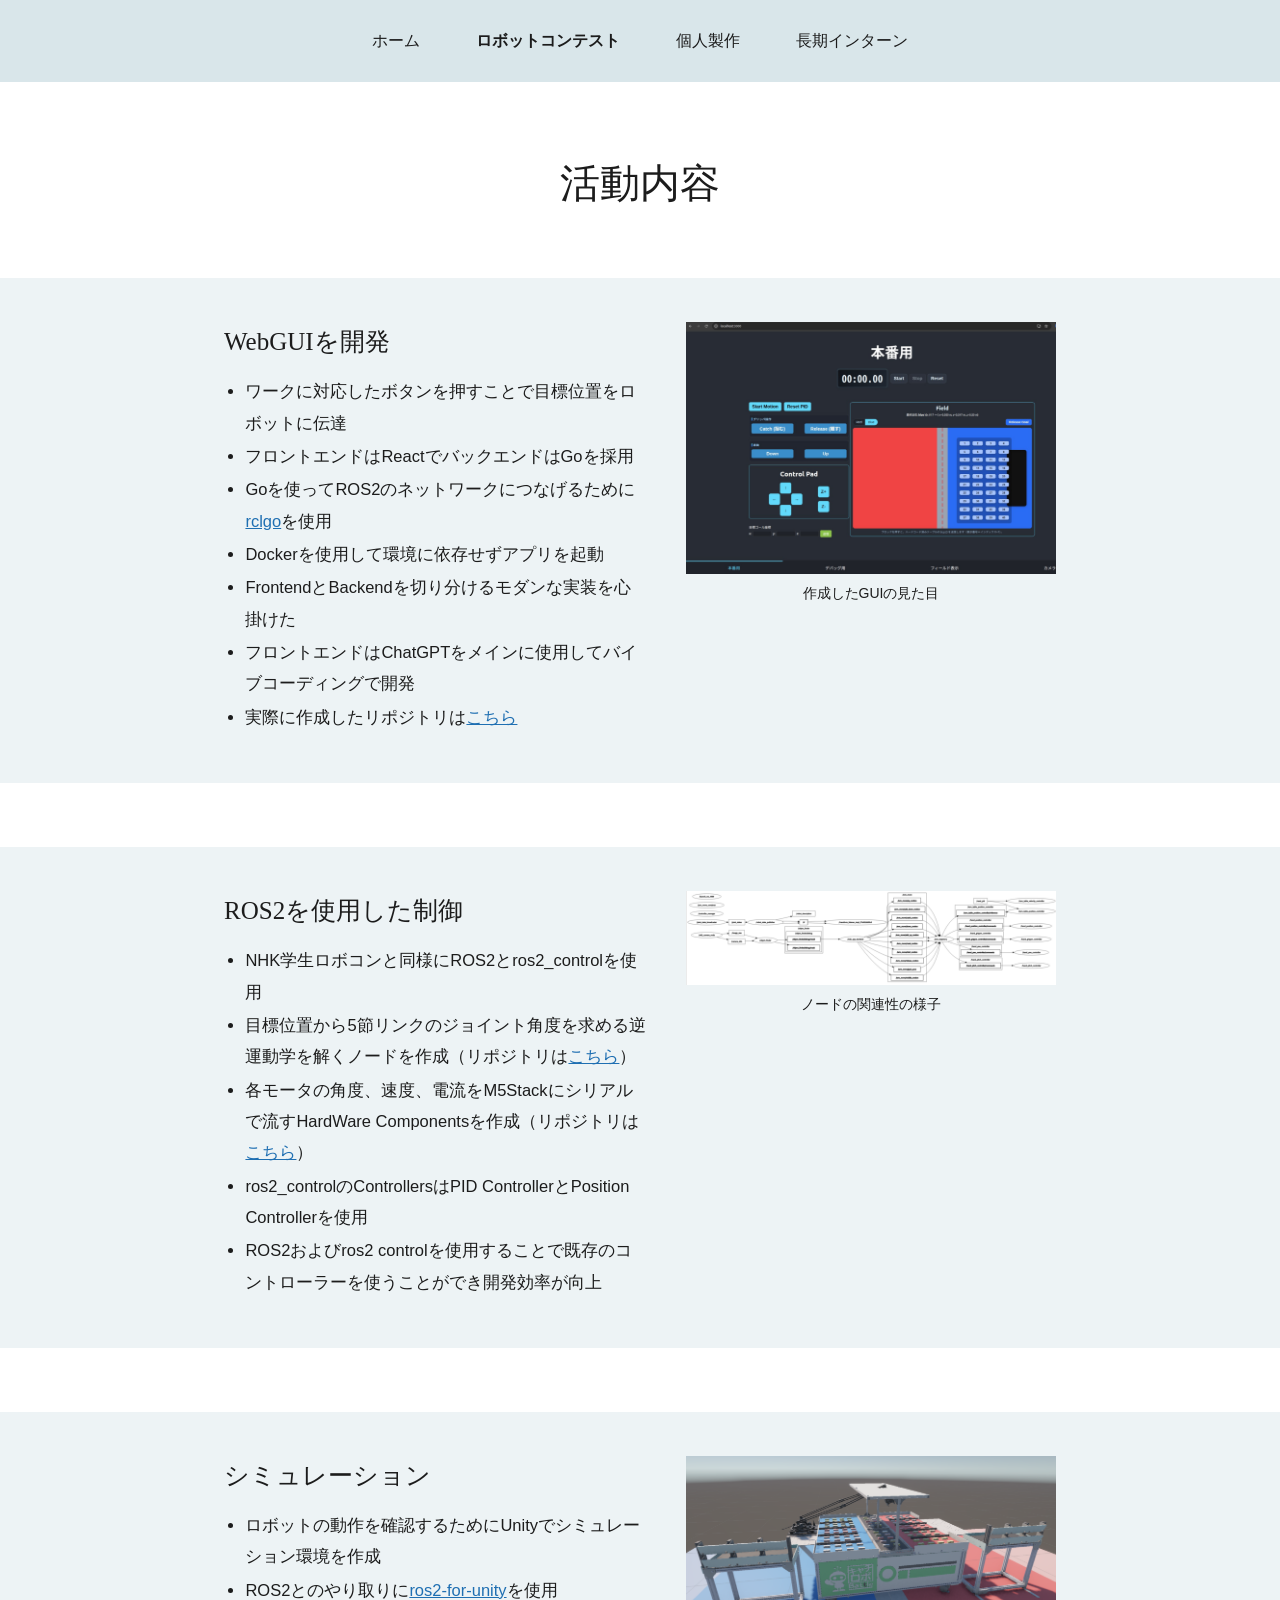
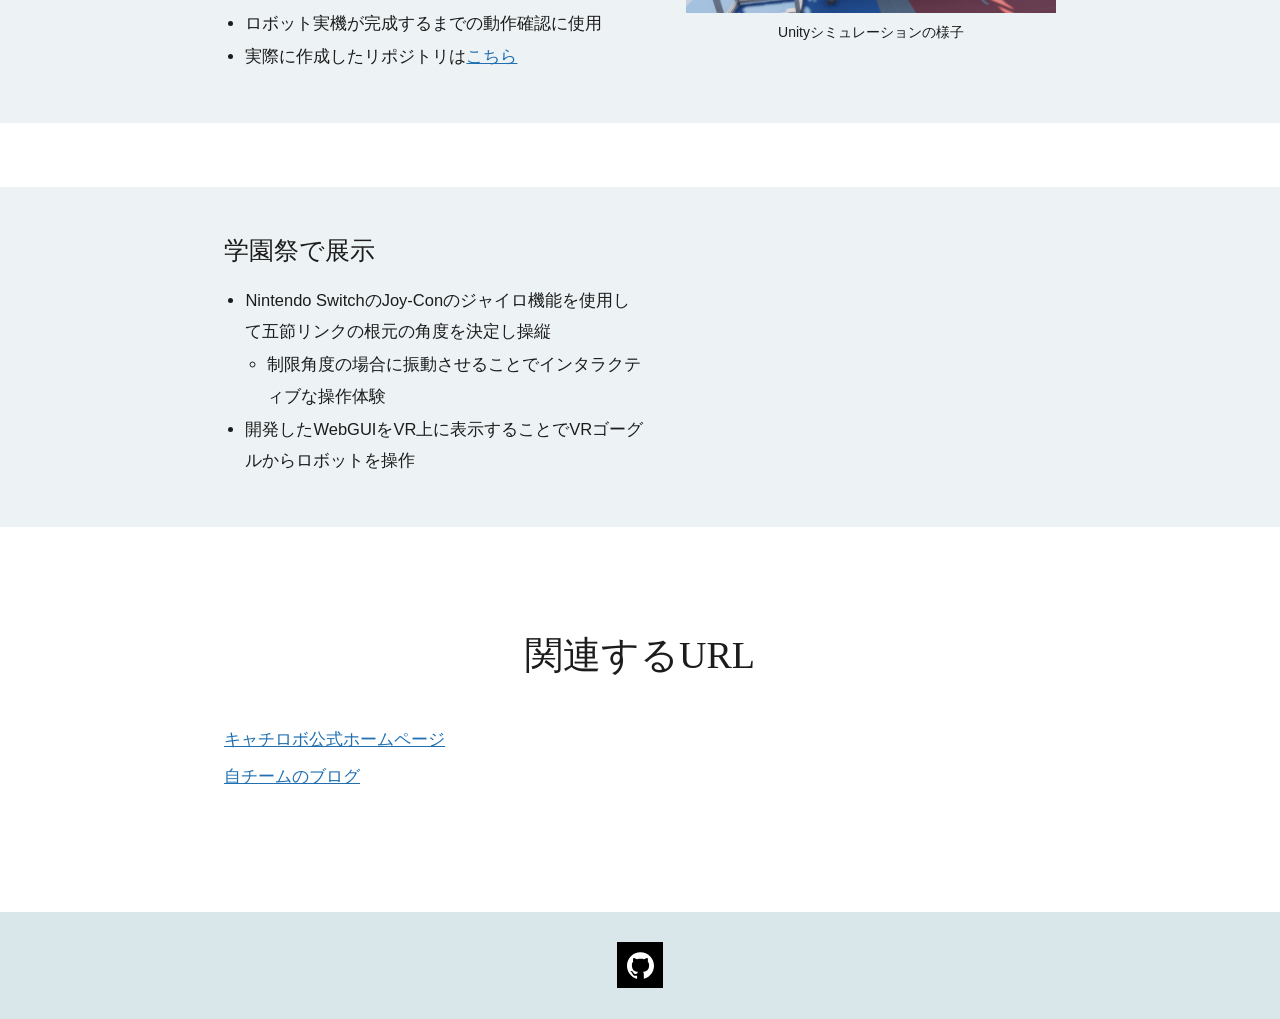
<file: robot-contest/catchrobo/index.html>
<!DOCTYPE html>
<html lang="ja">
<head>
<meta charset="UTF-8">
<meta name="viewport" content="width=device-width, initial-scale=1.0">
<title>キャチロボコンテスト | Ry0py</title>
<meta name="description" content="キャチロボコンテストでの活動内容">
<link rel="stylesheet" href="../../style.css">
</head>
<body>

<header class="site-header">
  <nav>
    <ul>
      <li><a href="../../">ホーム</a></li>
      <li class="has-dropdown">
        <a href="../" class="active">ロボットコンテスト</a>
        <div class="dropdown">
          <a href="../nhk-robocon/">NHK学生ロボコン</a>
          <a href="./">キャチロボコンテスト</a>
        </div>
      </li>
      <li><a href="../../projects/">個人製作</a></li>
      <li><a href="../../internship/">長期インターン</a></li>
    </ul>
  </nav>
</header>

<main>
  <div class="container">
    <h1 class="page-title">活動内容</h1>
  </div>

  <section class="detail reveal">
    <div class="container detail-inner">
      <div>
        <h3>WebGUIを開発</h3>
        <ul class="dot">
          <li>ワークに対応したボタンを押すことで目標位置をロボットに伝達</li>
          <li>フロントエンドはReactでバックエンドはGoを採用</li>
          <li>Goを使ってROS2のネットワークにつなげるために<a href="https://github.com/tiiuae/rclgo" target="_blank" rel="noopener">rclgo</a>を使用</li>
          <li>Dockerを使用して環境に依存せずアプリを起動</li>
          <li>FrontendとBackendを切り分けるモダンな実装を心掛けた</li>
          <li>フロントエンドはChatGPTをメインに使用してバイブコーディングで開発</li>
          <li>実際に作成したリポジトリは<a href="https://github.com/SameSameIndustry/catchrobo_app" target="_blank" rel="noopener">こちら</a></li>
        </ul>
      </div>
      <figure>
        <img src="../../images/catch-gui.png" alt="作成したGUI">
        <figcaption>作成したGUIの見た目</figcaption>
      </figure>
    </div>
  </section>

  <section class="detail reveal">
    <div class="container detail-inner">
      <div>
        <h3>ROS2を使用した制御</h3>
        <ul class="dot">
          <li>NHK学生ロボコンと同様にROS2とros2_controlを使用</li>
          <li>目標位置から5節リンクのジョイント角度を求める逆運動学を解くノードを作成（リポジトリは<a href="https://github.com/SameSameIndustry/arm_move" target="_blank" rel="noopener">こちら</a>）</li>
          <li>各モータの角度、速度、電流をM5Stackにシリアルで流すHardWare Componentsを作成（リポジトリは<a href="https://github.com/SameSameIndustry/m5_hardware" target="_blank" rel="noopener">こちら</a>）</li>
          <li>ros2_controlのControllersはPID ControllerとPosition Controllerを使用</li>
          <li>ROS2およびros2 controlを使用することで既存のコントローラーを使うことができ開発効率が向上</li>
        </ul>
      </div>
      <figure>
        <img src="../../images/rqt-graph.png" alt="ノードの関連図">
        <figcaption>ノードの関連性の様子</figcaption>
      </figure>
    </div>
  </section>

  <section class="detail reveal">
    <div class="container detail-inner">
      <div>
        <h3>シミュレーション</h3>
        <ul class="dot">
          <li>ロボットの動作を確認するためにUnityでシミュレーション環境を作成</li>
          <li>ROS2とのやり取りに<a href="https://github.com/RobotecAI/ros2-for-unity" target="_blank" rel="noopener">ros2-for-unity</a>を使用</li>
          <li>ロボット実機が完成するまでの動作確認に使用</li>
          <li>実際に作成したリポジトリは<a href="https://github.com/SameSameIndustry/catchrobo_sim" target="_blank" rel="noopener">こちら</a></li>
        </ul>
      </div>
      <figure>
        <img src="../../images/catch-sim.png" alt="Unityシミュレーション">
        <figcaption>Unityシミュレーションの様子</figcaption>
      </figure>
    </div>
  </section>

  <section class="detail reveal">
    <div class="container detail-inner">
      <div>
        <h3>学園祭で展示</h3>
        <ul class="dot">
          <li>Nintendo SwitchのJoy-Conのジャイロ機能を使用して五節リンクの根元の角度を決定し操縦
            <ul>
              <li>制限角度の場合に振動させることでインタラクティブな操作体験</li>
            </ul>
          </li>
          <li>開発したWebGUIをVR上に表示することでVRゴーグルからロボットを操作</li>
        </ul>
      </div>
      <div></div>
    </div>
  </section>

  <div class="container">
    <section class="block reveal">
      <h2 class="section-title" style="text-align:center">関連するURL</h2>
      <ul class="link-list">
        <li><a href="https://catchrobo.net/history/202515.php" target="_blank" rel="noopener">キャチロボ公式ホームページ</a></li>
        <li><a href="https://blog.rogiken.org/blog/2025/10/09/%E3%80%90%E3%82%AD%E3%83%A3%E3%83%81%E3%83%AD%E3%83%9C2025%E3%80%91%E6%A0%AA%E3%82%B5%E3%83%A1%E3%82%B5%E3%83%A1%E5%B7%A5%E6%A5%AD-%E3%83%AD%E3%83%9C%E3%83%83%E3%83%88%E7%B4%B9%E4%BB%8B/" target="_blank" rel="noopener">自チームのブログ</a></li>
      </ul>
    </section>
  </div>
</main>

<footer class="site-footer">
  <a class="gh-link" href="https://github.com/ry0py" target="_blank" rel="noopener" aria-label="GitHub">
    <img src="../../images/github.svg" alt="GitHub">
  </a>
</footer>

<script src="../../script.js"></script>
</body>
</html>
</file>
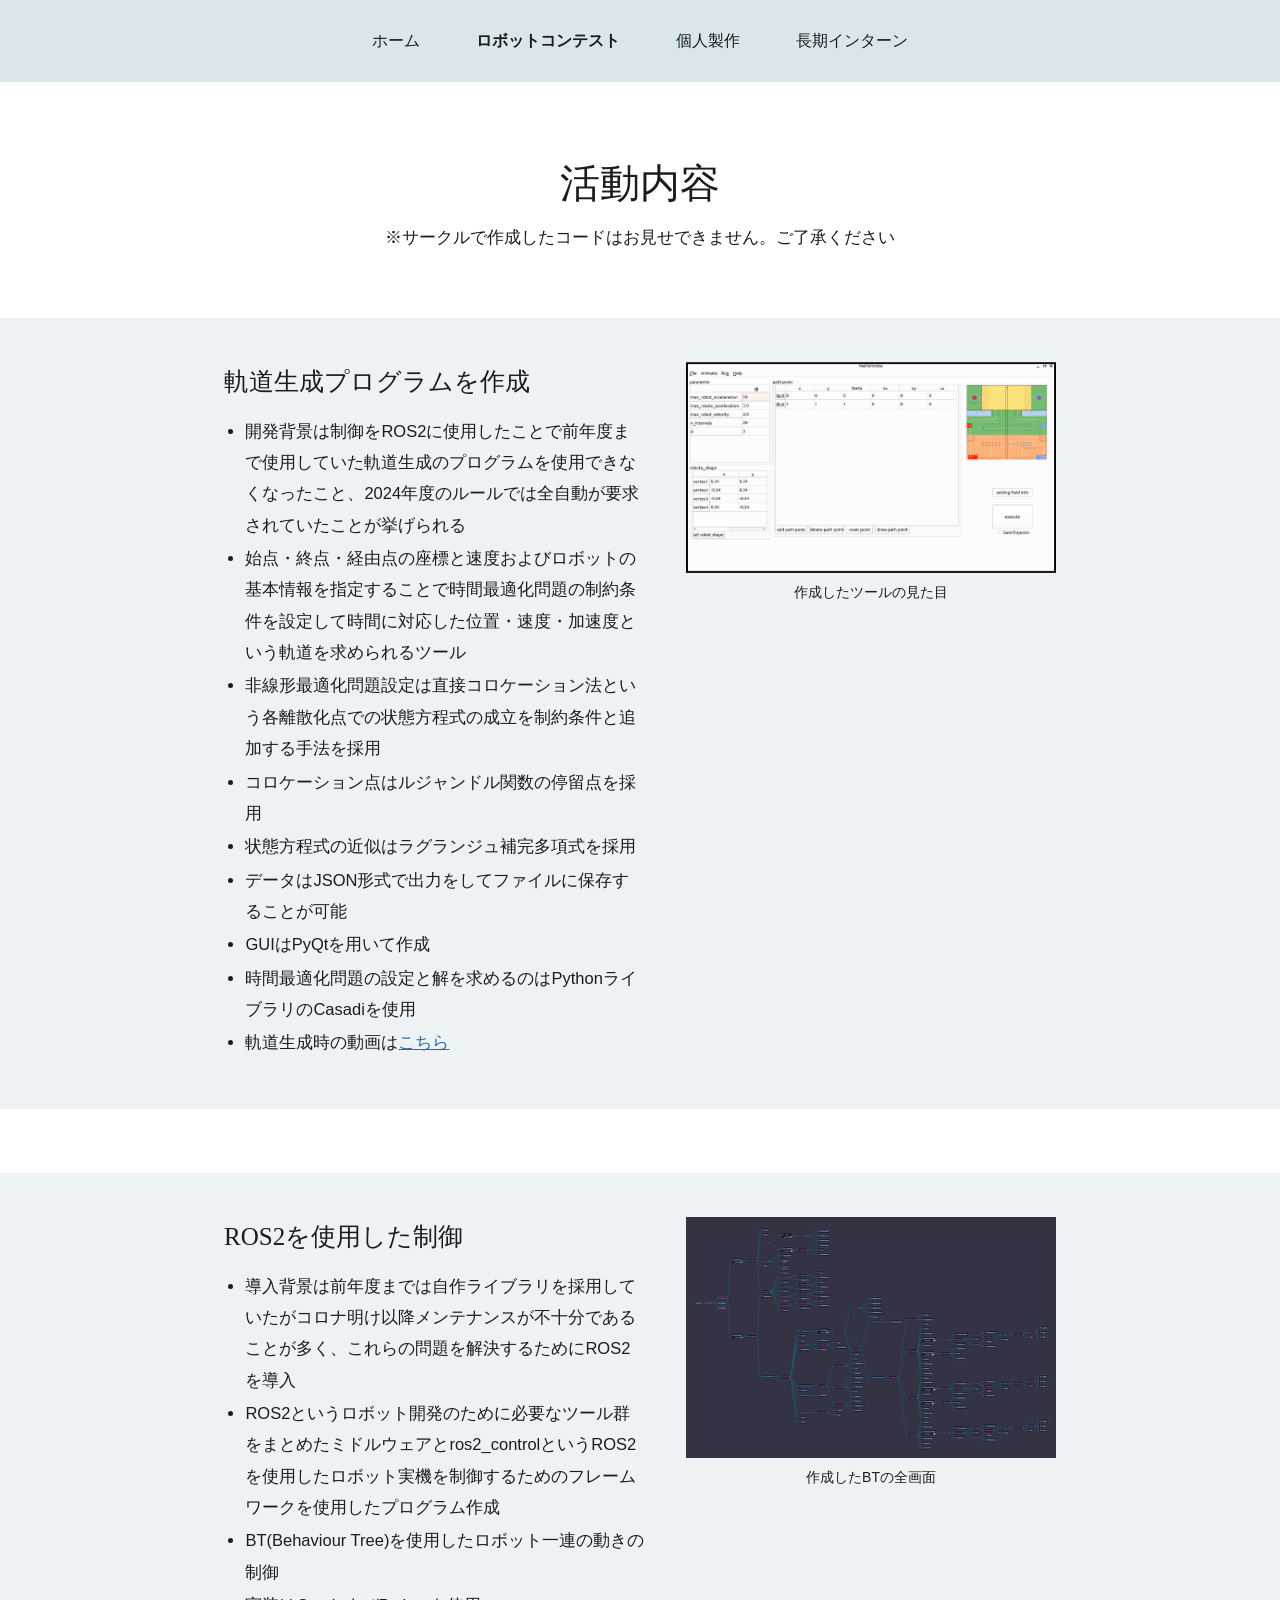
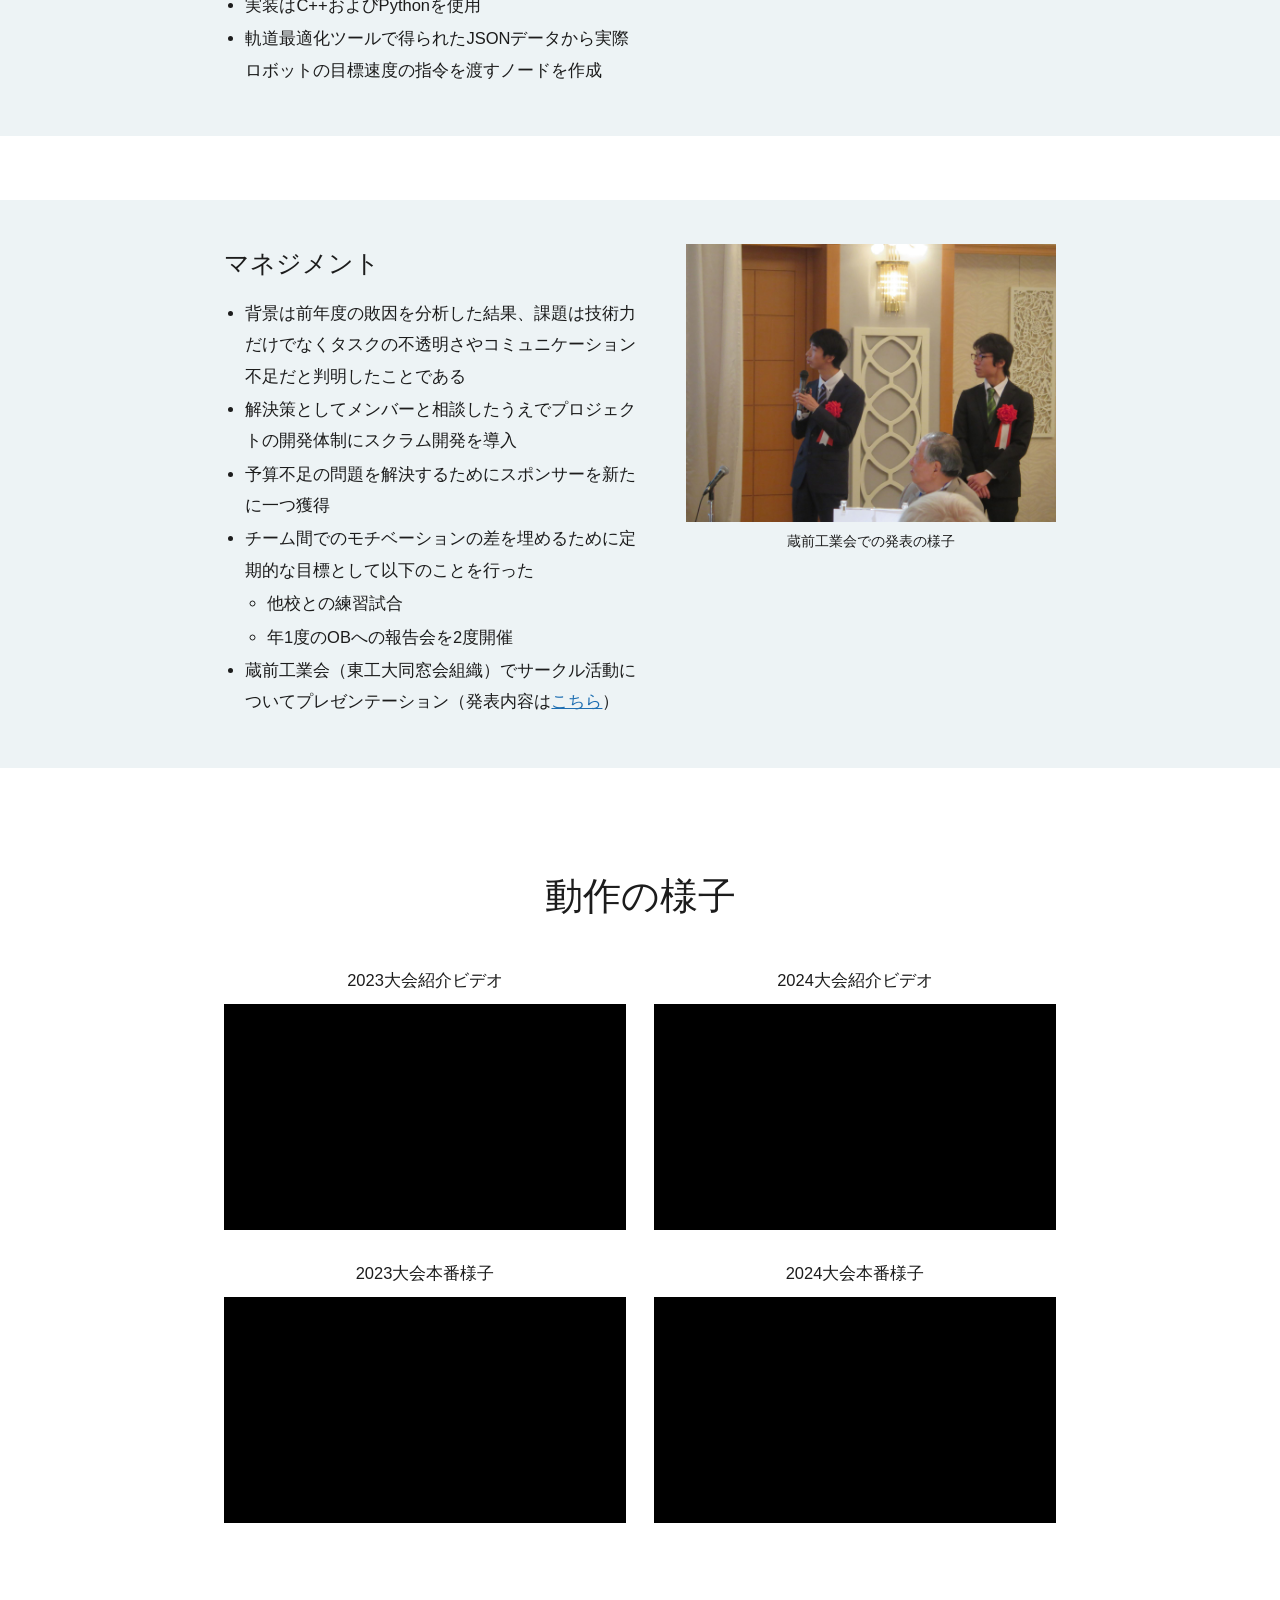
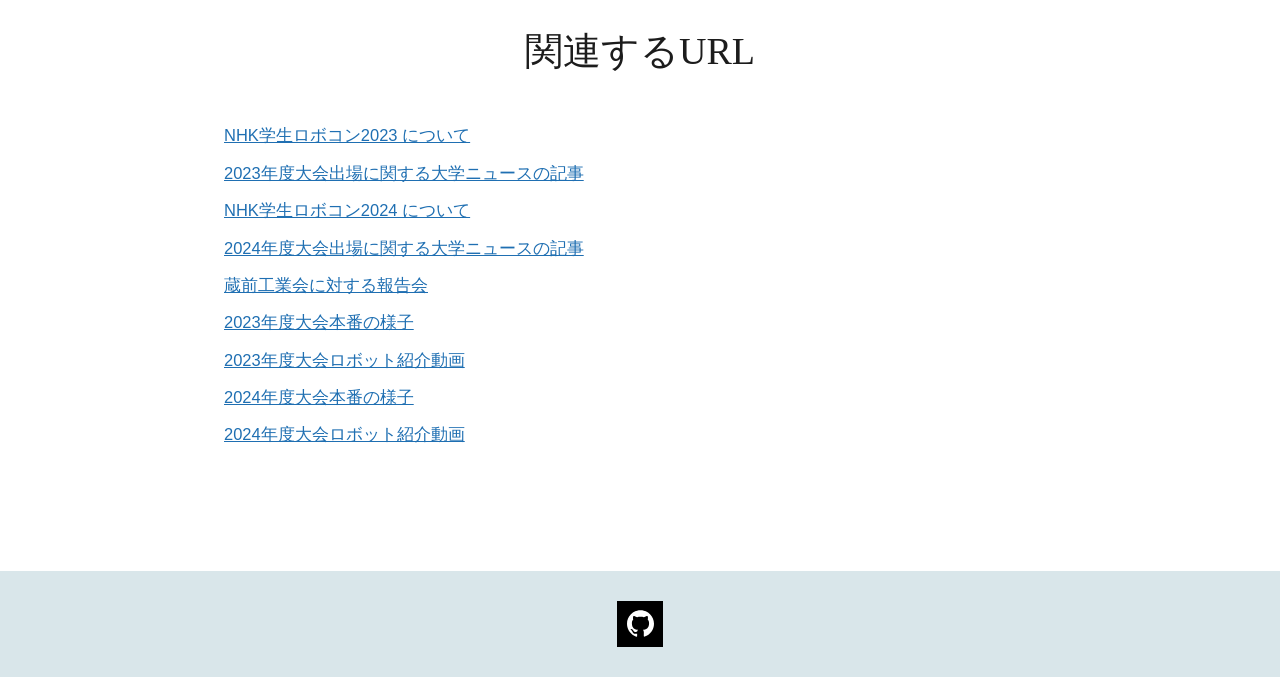
<file: robot-contest/nhk-robocon/index.html>
<!DOCTYPE html>
<html lang="ja">
<head>
<meta charset="UTF-8">
<meta name="viewport" content="width=device-width, initial-scale=1.0">
<title>NHK学生ロボコン | Ry0py</title>
<meta name="description" content="NHK学生ロボコンでの活動内容">
<link rel="stylesheet" href="../../style.css">
</head>
<body>

<header class="site-header">
  <nav>
    <ul>
      <li><a href="../../">ホーム</a></li>
      <li class="has-dropdown">
        <a href="../" class="active">ロボットコンテスト</a>
        <div class="dropdown">
          <a href="./">NHK学生ロボコン</a>
          <a href="../catchrobo/">キャチロボコンテスト</a>
        </div>
      </li>
      <li><a href="../../projects/">個人製作</a></li>
      <li><a href="../../internship/">長期インターン</a></li>
    </ul>
  </nav>
</header>

<main>
  <div class="container">
    <h1 class="page-title">活動内容</h1>
    <p class="page-note">※サークルで作成したコードはお見せできません。ご了承ください</p>
  </div>

  <section class="detail reveal">
    <div class="container detail-inner">
      <div>
        <h3>軌道生成プログラムを作成</h3>
        <ul class="dot">
          <li>開発背景は制御をROS2に使用したことで前年度まで使用していた軌道生成のプログラムを使用できなくなったこと、2024年度のルールでは全自動が要求されていたことが挙げられる</li>
          <li>始点・終点・経由点の座標と速度およびロボットの基本情報を指定することで時間最適化問題の制約条件を設定して時間に対応した位置・速度・加速度という軌道を求められるツール</li>
          <li>非線形最適化問題設定は直接コロケーション法という各離散化点での状態方程式の成立を制約条件と追加する手法を採用</li>
          <li>コロケーション点はルジャンドル関数の停留点を採用</li>
          <li>状態方程式の近似はラグランジュ補完多項式を採用</li>
          <li>データはJSON形式で出力をしてファイルに保存することが可能</li>
          <li>GUIはPyQtを用いて作成</li>
          <li>時間最適化問題の設定と解を求めるのはPythonライブラリのCasadiを使用</li>
          <li>軌道生成時の動画は<a href="https://www.youtube.com/watch?v=YREs8521fbw" target="_blank" rel="noopener">こちら</a></li>
        </ul>
      </div>
      <figure>
        <img src="../../images/trajectory.png" alt="作成した軌道生成ツール">
        <figcaption>作成したツールの見た目</figcaption>
      </figure>
    </div>
  </section>

  <section class="detail reveal">
    <div class="container detail-inner">
      <div>
        <h3>ROS2を使用した制御</h3>
        <ul class="dot">
          <li>導入背景は前年度までは自作ライブラリを採用していたがコロナ明け以降メンテナンスが不十分であることが多く、これらの問題を解決するためにROS2を導入</li>
          <li>ROS2というロボット開発のために必要なツール群をまとめたミドルウェアとros2_controlというROS2を使用したロボット実機を制御するためのフレームワークを使用したプログラム作成</li>
          <li>BT(Behaviour Tree)を使用したロボット一連の動きの制御</li>
          <li>実装はC++およびPythonを使用</li>
          <li>軌道最適化ツールで得られたJSONデータから実際ロボットの目標速度の指令を渡すノードを作成</li>
        </ul>
      </div>
      <figure>
        <img src="../../images/bt.png" alt="作成したビヘイビアツリー">
        <figcaption>作成したBTの全画面</figcaption>
      </figure>
    </div>
  </section>

  <section class="detail reveal">
    <div class="container detail-inner">
      <div>
        <h3>マネジメント</h3>
        <ul class="dot">
          <li>背景は前年度の敗因を分析した結果、課題は技術力だけでなくタスクの不透明さやコミュニケーション不足だと判明したことである</li>
          <li>解決策としてメンバーと相談したうえでプロジェクトの開発体制にスクラム開発を導入</li>
          <li>予算不足の問題を解決するためにスポンサーを新たに一つ獲得</li>
          <li>チーム間でのモチベーションの差を埋めるために定期的な目標として以下のことを行った
            <ul>
              <li>他校との練習試合</li>
              <li>年1度のOBへの報告会を2度開催</li>
            </ul>
          </li>
          <li>蔵前工業会（東工大同窓会組織）でサークル活動についてプレゼンテーション（発表内容は<a href="https://www.kuramae.ne.jp/ifno_detail/id=67" target="_blank" rel="noopener">こちら</a>）</li>
        </ul>
      </div>
      <figure>
        <img src="../../images/kuramae.jpg" alt="蔵前工業会での発表の様子">
        <figcaption>蔵前工業会での発表の様子</figcaption>
      </figure>
    </div>
  </section>

  <div class="container">
    <section class="block reveal">
      <h2 class="section-title" style="text-align:center">動作の様子</h2>
      <div class="video-grid">
        <div class="video-item">
          <p>2023大会紹介ビデオ</p>
          <div class="video-wrap"><iframe src="https://www.youtube-nocookie.com/embed/Nwl_PX299YU" title="2023大会紹介ビデオ" loading="lazy" allowfullscreen></iframe></div>
        </div>
        <div class="video-item">
          <p>2024大会紹介ビデオ</p>
          <div class="video-wrap"><iframe src="https://www.youtube-nocookie.com/embed/v74h88wwd_I" title="2024大会紹介ビデオ" loading="lazy" allowfullscreen></iframe></div>
        </div>
        <div class="video-item">
          <p>2023大会本番様子</p>
          <div class="video-wrap"><iframe src="https://www.youtube-nocookie.com/embed/anEICdVs0SU?start=4040" title="2023大会本番様子" loading="lazy" allowfullscreen></iframe></div>
        </div>
        <div class="video-item">
          <p>2024大会本番様子</p>
          <div class="video-wrap"><iframe src="https://www.youtube-nocookie.com/embed/cPr-MIDsitw?start=6031" title="2024大会本番様子" loading="lazy" allowfullscreen></iframe></div>
        </div>
      </div>
    </section>

    <section class="block reveal">
      <h2 class="section-title" style="text-align:center">関連するURL</h2>
      <ul class="link-list">
        <li><a href="https://official-robocon.com/history/gakusei/about/history/thirtytwo/" target="_blank" rel="noopener">NHK学生ロボコン2023 について</a></li>
        <li><a href="https://www.titech.ac.jp/news/2023/067161" target="_blank" rel="noopener">2023年度大会出場に関する大学ニュースの記事</a></li>
        <li><a href="https://official-robocon.com/history/gakusei/about/history/thirtythree/" target="_blank" rel="noopener">NHK学生ロボコン2024 について</a></li>
        <li><a href="https://www.titech.ac.jp/news/2024/069769" target="_blank" rel="noopener">2024年度大会出場に関する大学ニュースの記事</a></li>
        <li><a href="https://www.kuramae.ne.jp/ifno_detail/id=67" target="_blank" rel="noopener">蔵前工業会に対する報告会</a></li>
        <li><a href="https://youtu.be/anEICdVs0SU?t=4040" target="_blank" rel="noopener">2023年度大会本番の様子</a></li>
        <li><a href="https://youtu.be/Nwl_PX299YU" target="_blank" rel="noopener">2023年度大会ロボット紹介動画</a></li>
        <li><a href="https://youtu.be/cPr-MIDsitw?t=6031" target="_blank" rel="noopener">2024年度大会本番の様子</a></li>
        <li><a href="https://youtu.be/v74h88wwd_I" target="_blank" rel="noopener">2024年度大会ロボット紹介動画</a></li>
      </ul>
    </section>
  </div>
</main>

<footer class="site-footer">
  <a class="gh-link" href="https://github.com/ry0py" target="_blank" rel="noopener" aria-label="GitHub">
    <img src="../../images/github.svg" alt="GitHub">
  </a>
</footer>

<script src="../../script.js"></script>
</body>
</html>
</file>
<file: style.css>
:root {
  --band: #d9e6ea;
  --band-dark: #557f95;
  --band-light: #edf3f5;
  --ink: #1c1c1c;
  --accent: #1f6fb2;
  --line: #8a8a8a;
  --serif: "Hiragino Mincho ProN", "Hiragino Mincho Pro", "YuMincho", "Yu Mincho", "Noto Serif JP", serif;
  --sans: "Hiragino Kaku Gothic ProN", "Hiragino Sans", "Yu Gothic UI", "Yu Gothic", "Noto Sans JP", sans-serif;
}

* {
  box-sizing: border-box;
}

html {
  scroll-behavior: smooth;
}

body {
  margin: 0;
  background: #fff;
  color: var(--ink);
  font-family: var(--sans);
  font-size: 16.5px;
  line-height: 1.9;
  -webkit-font-smoothing: antialiased;
}

img {
  max-width: 100%;
}

a {
  color: var(--accent);
}

.container {
  max-width: 880px;
  margin: 0 auto;
  padding: 0 24px;
}

/* ---------- header ---------- */
.site-header {
  position: sticky;
  top: 0;
  z-index: 50;
  background: var(--band);
}

.site-header nav ul {
  margin: 0;
  padding: 0;
  list-style: none;
  display: flex;
  justify-content: center;
  align-items: center;
  gap: 48px;
  flex-wrap: wrap;
}

.site-header nav a {
  display: block;
  padding: 30px 4px;
  color: var(--ink);
  text-decoration: none;
  font-size: 16px;
  line-height: 1.4;
  transition: opacity 0.2s;
}

.site-header nav a:hover {
  opacity: 0.55;
}

.site-header nav a.active {
  font-weight: 700;
}

.has-dropdown {
  position: relative;
}

.dropdown {
  position: absolute;
  top: 100%;
  left: 50%;
  transform: translateX(-50%);
  background: #fff;
  box-shadow: 0 8px 24px rgba(0, 0, 0, 0.14);
  min-width: 230px;
  padding: 8px 0;
  display: none;
}

.has-dropdown:hover .dropdown,
.has-dropdown:focus-within .dropdown,
.has-dropdown.open .dropdown {
  display: block;
}

.dropdown a {
  padding: 10px 20px;
  white-space: nowrap;
}

/* ---------- headings ---------- */
.page-title {
  font-family: var(--serif);
  font-weight: 500;
  font-size: 40px;
  text-align: center;
  margin: 72px 0 8px;
  line-height: 1.5;
}

.page-note {
  text-align: center;
  margin: 0 0 16px;
}

.section-title {
  font-family: var(--serif);
  font-weight: 500;
  font-size: 38px;
  margin: 0 0 40px;
  line-height: 1.5;
}

.sub-title {
  font-family: var(--serif);
  font-weight: 500;
  font-size: 22px;
  margin: 36px 0 10px;
  line-height: 1.6;
}

.sub-title:first-child {
  margin-top: 0;
}

section.block {
  margin-top: 100px;
}

/* ---------- hero (自己紹介) ---------- */
.hero {
  display: grid;
  grid-template-columns: 300px 1fr;
  gap: 52px;
  align-items: start;
  margin-top: 44px;
}

.hero-photo {
  width: 100%;
  aspect-ratio: 3 / 4;
  object-fit: cover;
  display: block;
}

.hero-name {
  font-family: var(--serif);
  font-weight: 500;
  font-size: 38px;
  margin: 0 0 14px;
  line-height: 1.5;
}

.hero-affiliation {
  margin: 0 0 8px;
}

.hero .sub-title {
  margin-top: 30px;
}

ul.dot {
  margin: 6px 0;
  padding-left: 1.3em;
}

ul.dot li {
  margin: 2px 0;
}

ul.dot ul {
  padding-left: 1.3em;
  list-style: circle;
}

/* ---------- slideshow ---------- */
.slideshow {
  position: relative;
  aspect-ratio: 16 / 9;
  overflow: hidden;
  background: #f2f2f2;
}

.slide {
  position: absolute;
  inset: 0;
  opacity: 0;
  transition: opacity 0.9s ease;
  pointer-events: none;
}

.slide.current {
  opacity: 1;
  pointer-events: auto;
}

.slide img {
  width: 100%;
  height: 100%;
  object-fit: cover;
  display: block;
}

.slide-link {
  position: absolute;
  right: 22px;
  bottom: 22px;
  background: #fff;
  color: var(--accent);
  text-decoration: none;
  padding: 8px 26px;
  border-radius: 999px;
  font-size: 15px;
  line-height: 1.5;
  box-shadow: 0 2px 10px rgba(0, 0, 0, 0.18);
}

.slide-link:hover {
  opacity: 0.85;
}

.slide-arrow {
  position: absolute;
  top: 50%;
  transform: translateY(-50%);
  width: 44px;
  height: 44px;
  border: none;
  background: rgba(180, 180, 180, 0.45);
  color: #fff;
  font-size: 22px;
  line-height: 1;
  cursor: pointer;
  z-index: 3;
}

.slide-arrow.prev { left: 0; }
.slide-arrow.next { right: 0; }

.slide-dots {
  position: absolute;
  left: 0;
  right: 0;
  bottom: 14px;
  display: flex;
  justify-content: center;
  gap: 10px;
  z-index: 3;
}

.slide-dots button {
  width: 10px;
  height: 10px;
  border-radius: 50%;
  border: none;
  background: rgba(255, 255, 255, 0.55);
  cursor: pointer;
  padding: 0;
}

.slide-dots button.current {
  background: #fff;
}

/* ---------- two column (受賞履歴 / 学歴) ---------- */
.two-col {
  display: grid;
  grid-template-columns: 230px 1fr;
  gap: 40px;
  align-items: start;
}

.two-col .section-title {
  margin-bottom: 0;
}

.award-group {
  margin-bottom: 56px;
}

.award-group:last-child {
  margin-bottom: 0;
}

.award-group ul {
  margin: 0;
}

/* ---------- education timeline ---------- */
.edu-row {
  display: grid;
  grid-template-columns: 185px 1px 1fr;
  gap: 26px;
  margin-bottom: 64px;
}

.edu-row:last-child {
  margin-bottom: 0;
}

.edu-period {
  font-size: 16px;
}

.edu-school {
  margin-top: 2px;
}

.edu-line {
  background: var(--line);
  width: 1px;
}

.edu-desc p {
  margin: 0 0 10px;
}

.edu-desc p:last-child {
  margin-bottom: 0;
}

/* ---------- cards ---------- */
.cards {
  display: grid;
  grid-template-columns: repeat(auto-fit, minmax(180px, 1fr));
  gap: 26px;
  margin: 44px 0 8px;
}

.card {
  text-decoration: none;
  color: var(--ink);
  display: block;
}

.card img {
  width: 100%;
  aspect-ratio: 4 / 3;
  object-fit: cover;
  display: block;
}

.card span {
  display: block;
  font-family: var(--serif);
  font-size: 19px;
  text-align: center;
  margin-top: 12px;
  line-height: 1.5;
}

.card:hover img {
  opacity: 0.85;
}

/* ---------- subpage bands & detail sections ---------- */
.band-title {
  background: var(--band-dark);
  margin-top: 110px;
  scroll-margin-top: 120px;
}

.band-title h2 {
  font-family: var(--serif);
  font-weight: 500;
  color: #fff;
  font-size: 28px;
  text-align: center;
  margin: 0;
  padding: 20px 0;
  line-height: 1.5;
}

.detail {
  background: var(--band-light);
  padding: 44px 0;
  margin-top: 64px;
  scroll-margin-top: 110px;
}

.detail-inner {
  display: grid;
  grid-template-columns: 1fr 370px;
  gap: 40px;
  align-items: start;
}

.detail h3 {
  font-family: var(--serif);
  font-weight: 500;
  font-size: 25px;
  margin: 0 0 14px;
  line-height: 1.6;
}

figure {
  margin: 0;
}

figure img {
  width: 100%;
  height: auto;
  display: block;
}

figcaption {
  text-align: center;
  font-size: 14px;
  margin-top: 8px;
  line-height: 1.6;
}

.figure-row {
  display: grid;
  grid-template-columns: 1fr 1fr;
  gap: 26px;
  margin: 26px 0;
}

.link-list {
  list-style: none;
  padding: 0;
  margin: 6px 0;
}

.link-list li {
  margin: 6px 0;
}

/* ---------- videos ---------- */
.video-grid {
  display: grid;
  grid-template-columns: 1fr 1fr;
  gap: 28px;
}

.video-item p {
  margin: 0 0 8px;
  text-align: center;
}

.video-wrap {
  aspect-ratio: 16 / 9;
  background: #000;
}

.video-wrap iframe {
  width: 100%;
  height: 100%;
  border: 0;
  display: block;
}

/* ---------- footer ---------- */
.site-footer {
  background: var(--band);
  margin-top: 120px;
  padding: 30px 0;
  text-align: center;
}

.gh-link {
  display: inline-flex;
  width: 46px;
  height: 46px;
  background: #000;
  align-items: center;
  justify-content: center;
}

.gh-link img {
  width: 27px;
  height: 27px;
  filter: invert(1);
}

.gh-link:hover {
  opacity: 0.8;
}

/* ---------- reveal animation ---------- */
.reveal {
  opacity: 0;
  transform: translateY(18px);
  transition: opacity 0.7s ease, transform 0.7s ease;
}

.reveal.visible {
  opacity: 1;
  transform: none;
}

@media (prefers-reduced-motion: reduce) {
  html { scroll-behavior: auto; }
  .reveal { opacity: 1; transform: none; transition: none; }
  .slide { transition: none; }
}

/* ---------- responsive ---------- */
@media (max-width: 760px) {
  .site-header nav ul {
    gap: 20px;
  }
  .site-header nav a {
    padding: 18px 2px;
    font-size: 14.5px;
  }
  .page-title {
    font-size: 32px;
    margin-top: 48px;
  }
  .section-title {
    font-size: 30px;
  }
  section.block {
    margin-top: 72px;
  }
  .hero {
    grid-template-columns: 1fr;
    gap: 28px;
  }
  .hero-photo {
    max-width: 300px;
    margin: 0 auto;
  }
  .hero-text {
    text-align: center;
  }
  .hero-text ul.dot {
    text-align: left;
    display: inline-block;
  }
  .two-col {
    grid-template-columns: 1fr;
    gap: 24px;
  }
  .edu-row {
    grid-template-columns: 1fr;
    gap: 8px;
    margin-bottom: 44px;
  }
  .edu-line {
    display: none;
  }
  .edu-period {
    font-weight: 700;
  }
  .detail-inner {
    grid-template-columns: 1fr;
  }
  .figure-row {
    grid-template-columns: 1fr;
  }
  .video-grid {
    grid-template-columns: 1fr;
  }
  .slide-link {
    right: 12px;
    bottom: 34px;
    padding: 6px 18px;
    font-size: 14px;
  }
}
</file>
